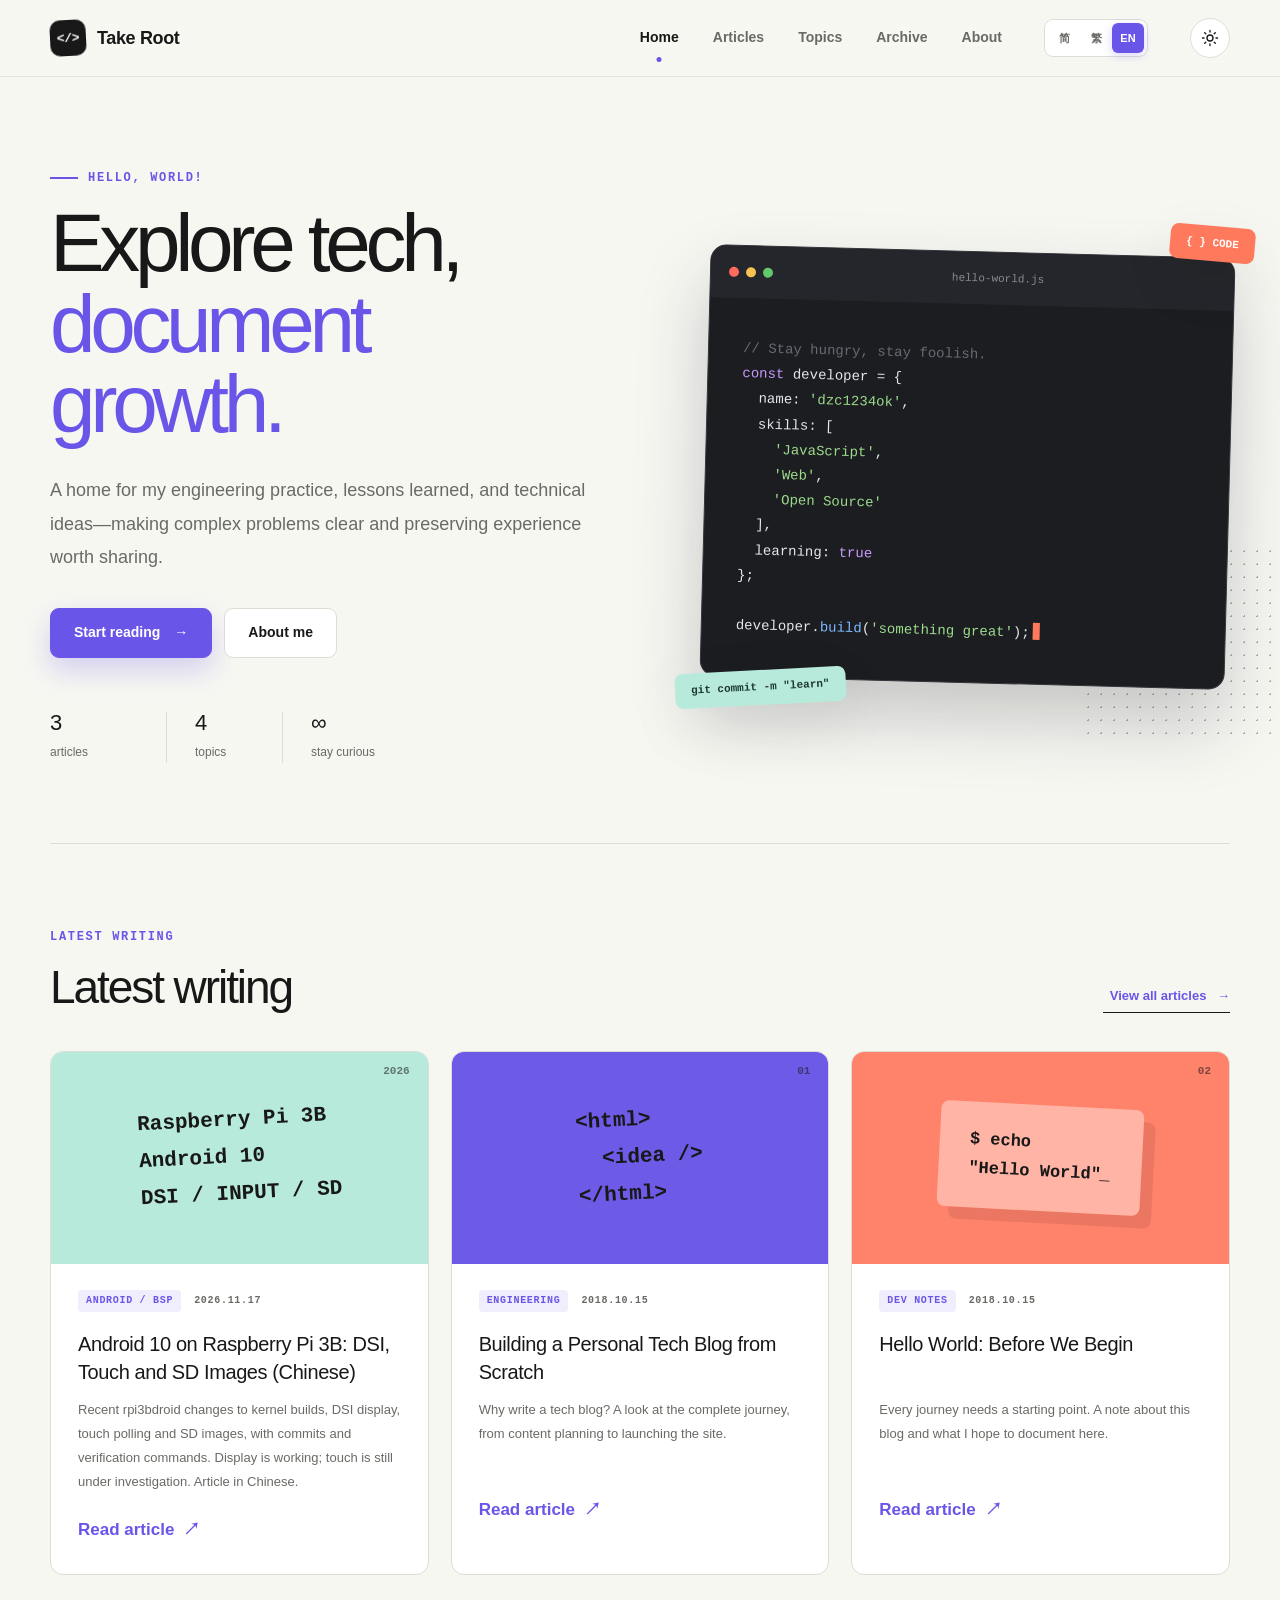
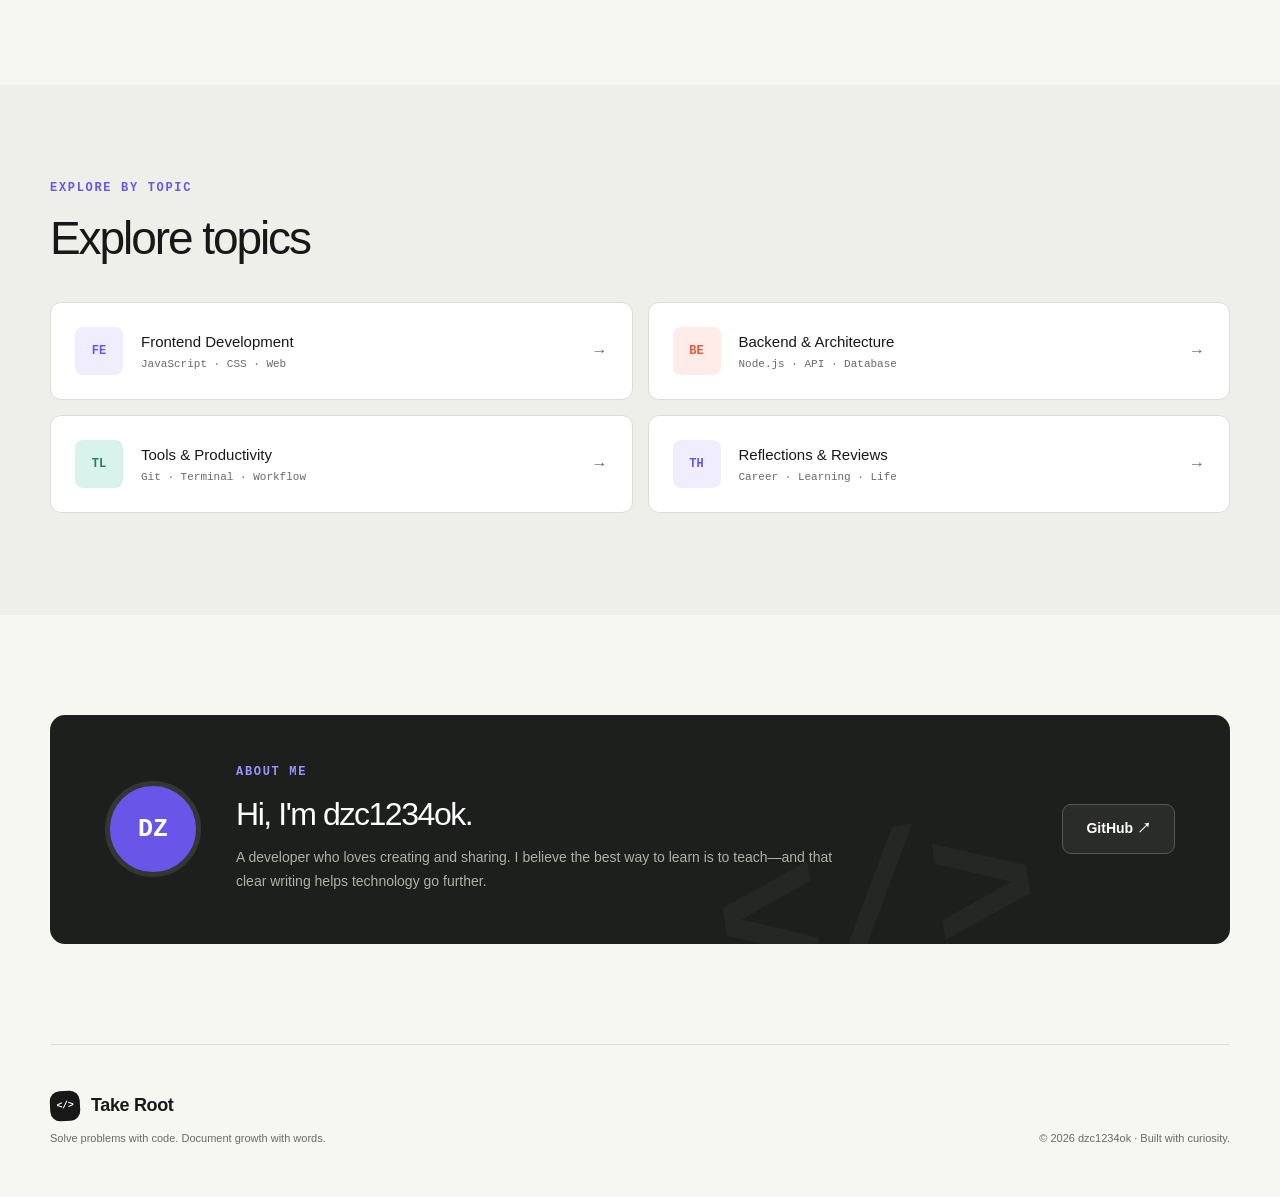
<file: index.html>
<!doctype html>
<html lang="zh-CN">
<head>
  <meta charset="utf-8">
  <meta name="viewport" content="width=device-width, initial-scale=1">
  <meta name="description" content="记录工程实践、开发工具与技术思考的个人技术博客。" data-i18n-content="meta.description">
  <meta name="theme-color" content="#f7f7f2">
  <title data-i18n="meta.title">落地生根 · 技术博客</title>
  <link rel="stylesheet" href="/css/style.css">
  <script>document.documentElement.dataset.theme = localStorage.getItem('theme') || 'light';</script>
</head>
<body class="tech-home">
  <a class="skip-link" href="#main-content" data-i18n="accessibility.skip">跳到正文</a>

  <header class="site-header">
    <div class="nav-shell">
      <a class="brand" href="/" aria-label="落地生根首页" data-i18n-aria-label="accessibility.home">
        <span class="brand-mark" aria-hidden="true">&lt;/&gt;</span>
        <span data-i18n="site.name">落地生根</span>
      </a>
      <button class="menu-toggle" type="button" aria-expanded="false" aria-controls="site-nav">
        <span></span><span></span><span></span><span class="sr-only">打开导航</span>
      </button>
      <nav id="site-nav" class="site-nav" aria-label="主导航" data-i18n-aria-label="accessibility.navigation">
        <a class="active" href="/" data-i18n="nav.home">首页</a>
        <a href="#articles" data-i18n="nav.articles">文章</a>
        <a href="#topics" data-i18n="nav.topics">专题</a>
        <a href="/archives/" data-i18n="nav.archive">归档</a>
        <a href="#about" data-i18n="nav.about">关于</a>
      </nav>
      <div class="language-switcher" role="group" aria-label="选择语言" data-i18n-aria-label="accessibility.language">
        <button type="button" data-language="zh-CN" aria-pressed="true">简</button>
        <button type="button" data-language="zh-TW" aria-pressed="false">繁</button>
        <button type="button" data-language="en" aria-pressed="false">EN</button>
      </div>
      <button class="theme-toggle" type="button" aria-label="切换深色模式" title="切换深色模式">
        <svg class="sun-icon" viewBox="0 0 24 24" aria-hidden="true"><circle cx="12" cy="12" r="4"/><path d="M12 2v2M12 20v2M4.93 4.93l1.42 1.42M17.66 17.66l1.41 1.41M2 12h2M20 12h2M4.93 19.07l1.42-1.42M17.66 6.34l1.41-1.41"/></svg>
        <svg class="moon-icon" viewBox="0 0 24 24" aria-hidden="true"><path d="M21 12.79A9 9 0 1 1 11.21 3 7 7 0 0 0 21 12.79Z"/></svg>
      </button>
    </div>
  </header>

  <main id="main-content">
    <section class="hero">
      <div class="hero-copy">
        <p class="eyebrow"><span class="eyebrow-line"></span><span data-i18n="hero.eyebrow">你好，世界！</span></p>
        <h1><span data-i18n="hero.title">探索技术，</span><br><em data-i18n="hero.highlight">记录成长。</em></h1>
        <p class="hero-lead" data-i18n="hero.lead">这里记录我的工程实践、踩坑笔记与技术思考。把复杂的问题讲清楚，把有价值的经验留下来。</p>
        <div class="hero-actions">
          <a class="button button-primary" href="#articles"><span data-i18n="hero.read">开始阅读</span> <span aria-hidden="true">→</span></a>
          <a class="button button-ghost" href="#about" data-i18n="hero.about">了解博主</a>
        </div>
        <div class="hero-stats" aria-label="博客数据" data-i18n-aria-label="accessibility.stats">
          <div><strong>3</strong><span data-i18n="stats.articles">篇文章</span></div>
          <div><strong>4</strong><span data-i18n="stats.topics">个专题</span></div>
          <div><strong>∞</strong><span data-i18n="stats.curious">保持好奇</span></div>
        </div>
      </div>
      <div class="hero-visual" aria-hidden="true">
        <div class="code-window">
          <div class="window-bar"><i></i><i></i><i></i><span>hello-world.js</span></div>
          <pre><code><span class="code-muted">// Stay hungry, stay foolish.</span>
<span class="code-keyword">const</span> developer = {
  name: <span class="code-string">'dzc1234ok'</span>,
  skills: [
    <span class="code-string">'JavaScript'</span>,
    <span class="code-string">'Web'</span>,
    <span class="code-string">'Open Source'</span>
  ],
  learning: <span class="code-keyword">true</span>
};

developer.<span class="code-function">build</span>(<span class="code-string">'something great'</span>);<span class="cursor"></span></code></pre>
        </div>
        <div class="float-chip chip-top">{ } CODE</div>
        <div class="float-chip chip-bottom">git commit -m "learn"</div>
        <span class="hero-grid"></span>
      </div>
    </section>

    <section id="articles" class="section-shell articles-section">
      <div class="section-heading">
        <div><p class="section-kicker" data-i18n="articles.kicker">最新文章</p><h2 data-i18n="articles.title">最近文章</h2></div>
        <a class="text-link" href="/archives/"><span data-i18n="articles.all">查看全部文章</span> <span>→</span></a>
      </div>
      <div class="article-grid">
        <article class="post-card featured-post">
          <a class="post-visual visual-mint" href="/2026/11/17/rpi3-android10-bringup/" aria-label="阅读文章：树莓派 3B Android 10 适配记录" data-i18n-aria-label="rpi.label">
            <span class="visual-code">Raspberry Pi 3B<br>Android 10<br>DSI / INPUT / SD</span><span class="visual-number">2026</span>
          </a>
          <div class="post-content">
            <div class="post-meta"><span class="tag" data-i18n="rpi.tag">Android / BSP</span><time datetime="2026-11-17">2026.11.17</time></div>
            <h3><a href="/2026/11/17/rpi3-android10-bringup/" data-i18n="rpi.title">树莓派 3B Android 10：显示、触摸与 SD 卡整包</a></h3>
            <p data-i18n="rpi.summary">记录 rpi3bdroid 最近的内核构建、DSI 显示、触摸轮询和 SD 卡整包修改，附提交链接与验证命令。显示已点亮，触摸仍待闭环。</p>
            <a class="read-more" href="/2026/11/17/rpi3-android10-bringup/"><span data-i18n="articles.read">阅读文章</span> <span>↗</span></a>
          </div>
        </article>
        <article class="post-card">
          <a class="post-visual visual-violet" href="/2018/10/15/first-blog/" aria-label="阅读文章：从零开始搭建个人技术博客" data-i18n-aria-label="post1.label">
            <span class="visual-code">&lt;html&gt;<br>&nbsp;&nbsp;&lt;idea /&gt;<br>&lt;/html&gt;</span>
            <span class="visual-number">01</span>
          </a>
          <div class="post-content">
            <div class="post-meta"><span class="tag" data-i18n="post1.tag">工程实践</span><time datetime="2018-10-15">2018.10.15</time></div>
            <h3><a href="/2018/10/15/first-blog/" data-i18n="post1.title">从零开始搭建个人技术博客</a></h3>
            <p data-i18n="post1.summary">为什么要写技术博客？从内容规划到发布上线，记录一次完整的建站过程与思考。</p>
            <a class="read-more" href="/2018/10/15/first-blog/"><span data-i18n="articles.read">阅读文章</span> <span>↗</span></a>
          </div>
        </article>
        <article class="post-card">
          <a class="post-visual visual-coral" href="/2018/10/15/hello-world/" aria-label="阅读文章：Hello World" data-i18n-aria-label="post2.label">
            <span class="terminal-prompt">$ echo<br><b>"Hello World"</b><i>_</i></span>
            <span class="visual-number">02</span>
          </a>
          <div class="post-content">
            <div class="post-meta"><span class="tag" data-i18n="post2.tag">开发随笔</span><time datetime="2018-10-15">2018.10.15</time></div>
            <h3><a href="/2018/10/15/hello-world/" data-i18n="post2.title">Hello World：写在开始之前</a></h3>
            <p data-i18n="post2.summary">每一段旅程都需要一个起点。关于这个博客，以及我希望在这里持续记录的内容。</p>
            <a class="read-more" href="/2018/10/15/hello-world/"><span data-i18n="articles.read">阅读文章</span> <span>↗</span></a>
          </div>
        </article>
      </div>
    </section>

    <section id="topics" class="topics-section">
      <div class="section-shell">
        <div class="section-heading"><div><p class="section-kicker" data-i18n="topics.kicker">按专题探索</p><h2 data-i18n="topics.title">探索专题</h2></div></div>
        <div class="topic-grid">
          <a class="topic-card" href="/archives/"><span class="topic-icon">FE</span><div><h3 data-i18n="topics.frontend">前端开发</h3><p>JavaScript · CSS · Web</p></div><b>→</b></a>
          <a class="topic-card" href="/archives/"><span class="topic-icon">BE</span><div><h3 data-i18n="topics.backend">后端与架构</h3><p>Node.js · API · Database</p></div><b>→</b></a>
          <a class="topic-card" href="/archives/"><span class="topic-icon">TL</span><div><h3 data-i18n="topics.tools">工具与效率</h3><p>Git · Terminal · Workflow</p></div><b>→</b></a>
          <a class="topic-card" href="/archives/"><span class="topic-icon">TH</span><div><h3 data-i18n="topics.thoughts">思考与复盘</h3><p>Career · Learning · Life</p></div><b>→</b></a>
        </div>
      </div>
    </section>

    <section id="about" class="about-section section-shell">
      <div class="about-card">
        <div class="avatar" aria-hidden="true"><span>DZ</span></div>
        <div class="about-copy"><p class="section-kicker" data-i18n="about.kicker">关于我</p><h2 data-i18n="about.title">嗨，我是 dzc1234ok。</h2><p data-i18n="about.copy">一名热爱创造与分享的开发者。我相信最好的学习方式是输出，也相信清晰的文字能让技术走得更远。</p></div>
        <a class="button button-dark" href="https://github.com/dzc1234ok" target="_blank" rel="noopener noreferrer">GitHub ↗</a>
      </div>
    </section>
  </main>

  <footer class="site-footer">
    <div><a class="brand" href="/"><span class="brand-mark">&lt;/&gt;</span><span data-i18n="site.name">落地生根</span></a><p data-i18n="footer.tagline">用代码解决问题，用文字记录成长。</p></div>
    <p>© <span id="current-year">2026</span> dzc1234ok · Built with curiosity.</p>
  </footer>

  <script src="/js/home.js?v=20261117-rpi3"></script>
</body>
</html>
</file>
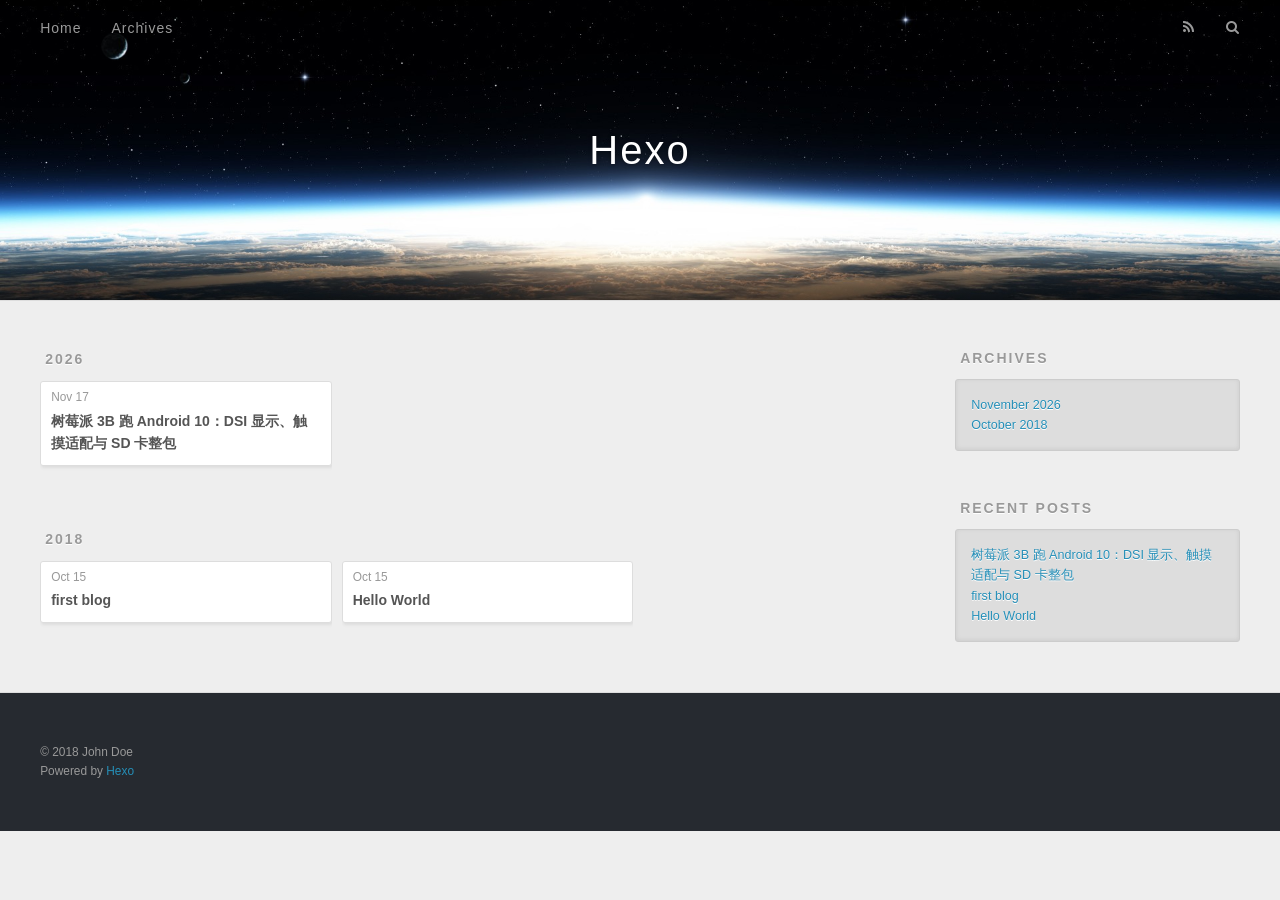
<file: archives/index.html>
<!DOCTYPE html>
<html>
<head>
  <meta charset="utf-8">
  

  
  <title>Archives | Hexo</title>
  <meta name="viewport" content="width=device-width, initial-scale=1, maximum-scale=1">
  <meta property="og:type" content="website">
<meta property="og:title" content="Hexo">
<meta property="og:url" content="http://yoursite.com/archives/index.html">
<meta property="og:site_name" content="Hexo">
<meta property="og:locale" content="default">
<meta name="twitter:card" content="summary">
<meta name="twitter:title" content="Hexo">
  
    <link rel="alternate" href="/atom.xml" title="Hexo" type="application/atom+xml">
  
  
    <link rel="icon" href="/favicon.png">
  
  
    <link href="//fonts.googleapis.com/css?family=Source+Code+Pro" rel="stylesheet" type="text/css">
  
  <link rel="stylesheet" href="/css/style.css">
</head>

<body>
  <div id="container">
    <div id="wrap">
      <header id="header">
  <div id="banner"></div>
  <div id="header-outer" class="outer">
    <div id="header-title" class="inner">
      <h1 id="logo-wrap">
        <a href="/" id="logo">Hexo</a>
      </h1>
      
    </div>
    <div id="header-inner" class="inner">
      <nav id="main-nav">
        <a id="main-nav-toggle" class="nav-icon"></a>
        
          <a class="main-nav-link" href="/">Home</a>
        
          <a class="main-nav-link" href="/archives">Archives</a>
        
      </nav>
      <nav id="sub-nav">
        
          <a id="nav-rss-link" class="nav-icon" href="/atom.xml" title="RSS Feed"></a>
        
        <a id="nav-search-btn" class="nav-icon" title="Search"></a>
      </nav>
      <div id="search-form-wrap">
        <form action="//google.com/search" method="get" accept-charset="UTF-8" class="search-form"><input type="search" name="q" class="search-form-input" placeholder="Search"><button type="submit" class="search-form-submit">&#xF002;</button><input type="hidden" name="sitesearch" value="http://yoursite.com"></form>
      </div>
    </div>
  </div>
</header>
      <div class="outer">
        <section id="main">
      <section class="archives-wrap">
        <div class="archive-year-wrap"><a href="/archives/2026/" class="archive-year">2026</a></div>
        <div class="archives"><article class="archive-article archive-type-post"><div class="archive-article-inner"><header class="archive-article-header">
          <a href="/2026/11/17/rpi3-android10-bringup/" class="archive-article-date"><time datetime="2026-11-17">Nov 17</time></a>
          <h1><a class="archive-article-title" href="/2026/11/17/rpi3-android10-bringup/">树莓派 3B 跑 Android 10：DSI 显示、触摸适配与 SD 卡整包</a></h1>
        </header></div></article></div>
      </section>
  
  
    
    
      
      
      <section class="archives-wrap">
        <div class="archive-year-wrap">
          <a href="/archives/2018" class="archive-year">2018</a>
        </div>
        <div class="archives">
    
    <article class="archive-article archive-type-post">
  <div class="archive-article-inner">
    <header class="archive-article-header">
      <a href="/2018/10/15/first-blog/" class="archive-article-date">
  <time datetime="2018-10-16T06:17:37.000Z" itemprop="datePublished">Oct 15</time>
</a>
      
  
    <h1 itemprop="name">
      <a class="archive-article-title" href="/2018/10/15/first-blog/">first blog</a>
    </h1>
  

    </header>
  </div>
</article>
  
    
    
    <article class="archive-article archive-type-post">
  <div class="archive-article-inner">
    <header class="archive-article-header">
      <a href="/2018/10/15/hello-world/" class="archive-article-date">
  <time datetime="2018-10-16T06:05:39.758Z" itemprop="datePublished">Oct 15</time>
</a>
      
  
    <h1 itemprop="name">
      <a class="archive-article-title" href="/2018/10/15/hello-world/">Hello World</a>
    </h1>
  

    </header>
  </div>
</article>
  
  
    </div></section>
  


</section>
        
          <aside id="sidebar">
  
    

  
    

  
    
  
    
  <div class="widget-wrap">
    <h3 class="widget-title">Archives</h3>
    <div class="widget">
      <ul class="archive-list"><li class="archive-list-item"><a class="archive-list-link" href="/archives/2026/11/">November 2026</a></li><li class="archive-list-item"><a class="archive-list-link" href="/archives/2018/10/">October 2018</a></li></ul>
    </div>
  </div>


  
    
  <div class="widget-wrap">
    <h3 class="widget-title">Recent Posts</h3>
    <div class="widget">
      <ul><li><a href="/2026/11/17/rpi3-android10-bringup/">树莓派 3B 跑 Android 10：DSI 显示、触摸适配与 SD 卡整包</a></li>
        
          <li>
            <a href="/2018/10/15/first-blog/">first blog</a>
          </li>
        
          <li>
            <a href="/2018/10/15/hello-world/">Hello World</a>
          </li>
        
      </ul>
    </div>
  </div>

  
</aside>
        
      </div>
      <footer id="footer">
  
  <div class="outer">
    <div id="footer-info" class="inner">
      &copy; 2018 John Doe<br>
      Powered by <a href="http://hexo.io/" target="_blank">Hexo</a>
    </div>
  </div>
</footer>
    </div>
    <nav id="mobile-nav">
  
    <a href="/" class="mobile-nav-link">Home</a>
  
    <a href="/archives" class="mobile-nav-link">Archives</a>
  
</nav>
    

<script src="//ajax.googleapis.com/ajax/libs/jquery/2.0.3/jquery.min.js"></script>


  <link rel="stylesheet" href="/fancybox/jquery.fancybox.css">
  <script src="/fancybox/jquery.fancybox.pack.js"></script>


<script src="/js/script.js"></script>



  </div>
</body>
</html>
</file>
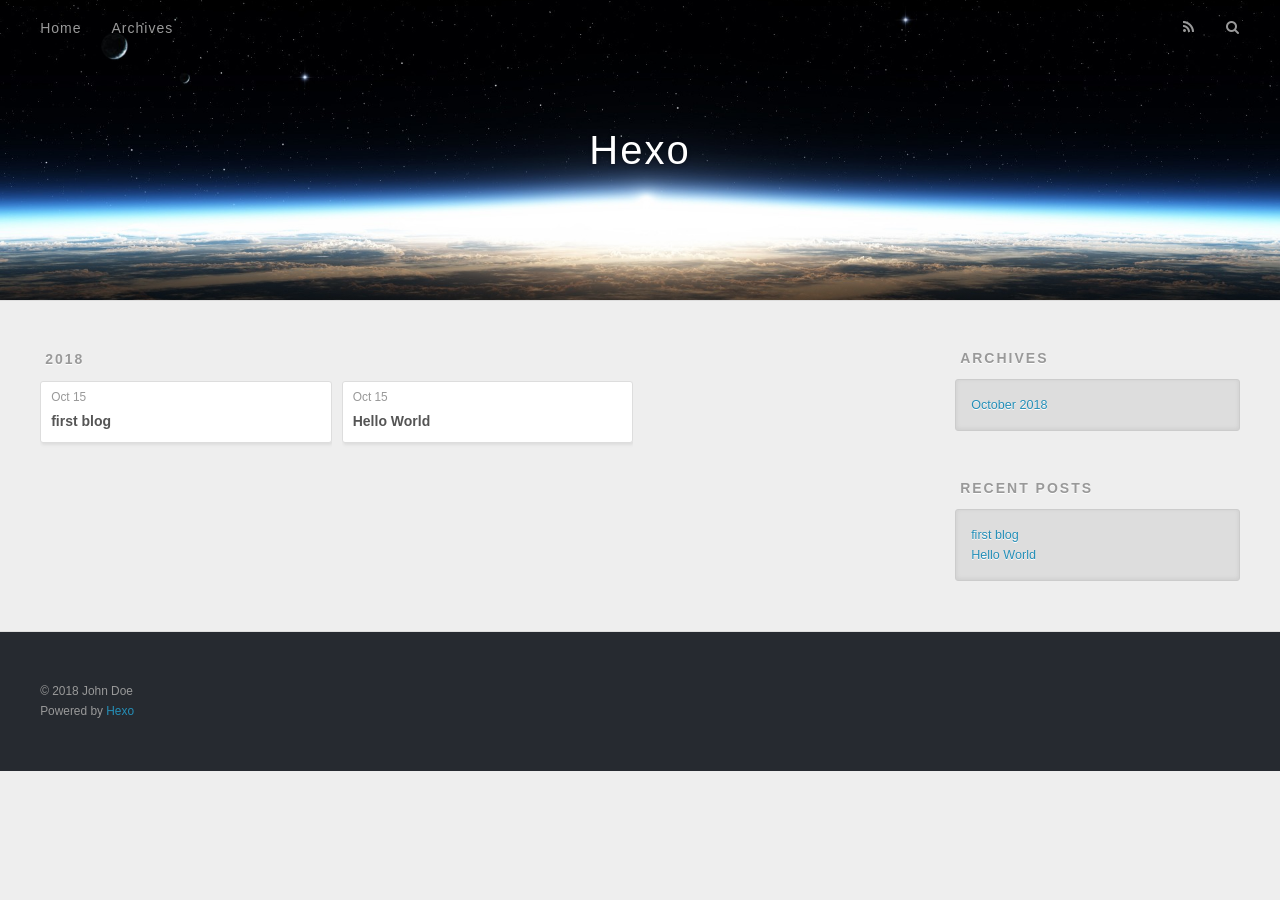
<file: archives/2018/index.html>
<!DOCTYPE html>
<html>
<head>
  <meta charset="utf-8">
  

  
  <title>Archives: 2018 | Hexo</title>
  <meta name="viewport" content="width=device-width, initial-scale=1, maximum-scale=1">
  <meta property="og:type" content="website">
<meta property="og:title" content="Hexo">
<meta property="og:url" content="http://yoursite.com/archives/2018/index.html">
<meta property="og:site_name" content="Hexo">
<meta property="og:locale" content="default">
<meta name="twitter:card" content="summary">
<meta name="twitter:title" content="Hexo">
  
    <link rel="alternate" href="/atom.xml" title="Hexo" type="application/atom+xml">
  
  
    <link rel="icon" href="/favicon.png">
  
  
    <link href="//fonts.googleapis.com/css?family=Source+Code+Pro" rel="stylesheet" type="text/css">
  
  <link rel="stylesheet" href="/css/style.css">
</head>

<body>
  <div id="container">
    <div id="wrap">
      <header id="header">
  <div id="banner"></div>
  <div id="header-outer" class="outer">
    <div id="header-title" class="inner">
      <h1 id="logo-wrap">
        <a href="/" id="logo">Hexo</a>
      </h1>
      
    </div>
    <div id="header-inner" class="inner">
      <nav id="main-nav">
        <a id="main-nav-toggle" class="nav-icon"></a>
        
          <a class="main-nav-link" href="/">Home</a>
        
          <a class="main-nav-link" href="/archives">Archives</a>
        
      </nav>
      <nav id="sub-nav">
        
          <a id="nav-rss-link" class="nav-icon" href="/atom.xml" title="RSS Feed"></a>
        
        <a id="nav-search-btn" class="nav-icon" title="Search"></a>
      </nav>
      <div id="search-form-wrap">
        <form action="//google.com/search" method="get" accept-charset="UTF-8" class="search-form"><input type="search" name="q" class="search-form-input" placeholder="Search"><button type="submit" class="search-form-submit">&#xF002;</button><input type="hidden" name="sitesearch" value="http://yoursite.com"></form>
      </div>
    </div>
  </div>
</header>
      <div class="outer">
        <section id="main">
  
  
    
    
      
      
      <section class="archives-wrap">
        <div class="archive-year-wrap">
          <a href="/archives/2018" class="archive-year">2018</a>
        </div>
        <div class="archives">
    
    <article class="archive-article archive-type-post">
  <div class="archive-article-inner">
    <header class="archive-article-header">
      <a href="/2018/10/15/first-blog/" class="archive-article-date">
  <time datetime="2018-10-16T06:17:37.000Z" itemprop="datePublished">Oct 15</time>
</a>
      
  
    <h1 itemprop="name">
      <a class="archive-article-title" href="/2018/10/15/first-blog/">first blog</a>
    </h1>
  

    </header>
  </div>
</article>
  
    
    
    <article class="archive-article archive-type-post">
  <div class="archive-article-inner">
    <header class="archive-article-header">
      <a href="/2018/10/15/hello-world/" class="archive-article-date">
  <time datetime="2018-10-16T06:05:39.758Z" itemprop="datePublished">Oct 15</time>
</a>
      
  
    <h1 itemprop="name">
      <a class="archive-article-title" href="/2018/10/15/hello-world/">Hello World</a>
    </h1>
  

    </header>
  </div>
</article>
  
  
    </div></section>
  


</section>
        
          <aside id="sidebar">
  
    

  
    

  
    
  
    
  <div class="widget-wrap">
    <h3 class="widget-title">Archives</h3>
    <div class="widget">
      <ul class="archive-list"><li class="archive-list-item"><a class="archive-list-link" href="/archives/2018/10/">October 2018</a></li></ul>
    </div>
  </div>


  
    
  <div class="widget-wrap">
    <h3 class="widget-title">Recent Posts</h3>
    <div class="widget">
      <ul>
        
          <li>
            <a href="/2018/10/15/first-blog/">first blog</a>
          </li>
        
          <li>
            <a href="/2018/10/15/hello-world/">Hello World</a>
          </li>
        
      </ul>
    </div>
  </div>

  
</aside>
        
      </div>
      <footer id="footer">
  
  <div class="outer">
    <div id="footer-info" class="inner">
      &copy; 2018 John Doe<br>
      Powered by <a href="http://hexo.io/" target="_blank">Hexo</a>
    </div>
  </div>
</footer>
    </div>
    <nav id="mobile-nav">
  
    <a href="/" class="mobile-nav-link">Home</a>
  
    <a href="/archives" class="mobile-nav-link">Archives</a>
  
</nav>
    

<script src="//ajax.googleapis.com/ajax/libs/jquery/2.0.3/jquery.min.js"></script>


  <link rel="stylesheet" href="/fancybox/jquery.fancybox.css">
  <script src="/fancybox/jquery.fancybox.pack.js"></script>


<script src="/js/script.js"></script>



  </div>
</body>
</html>
</file>
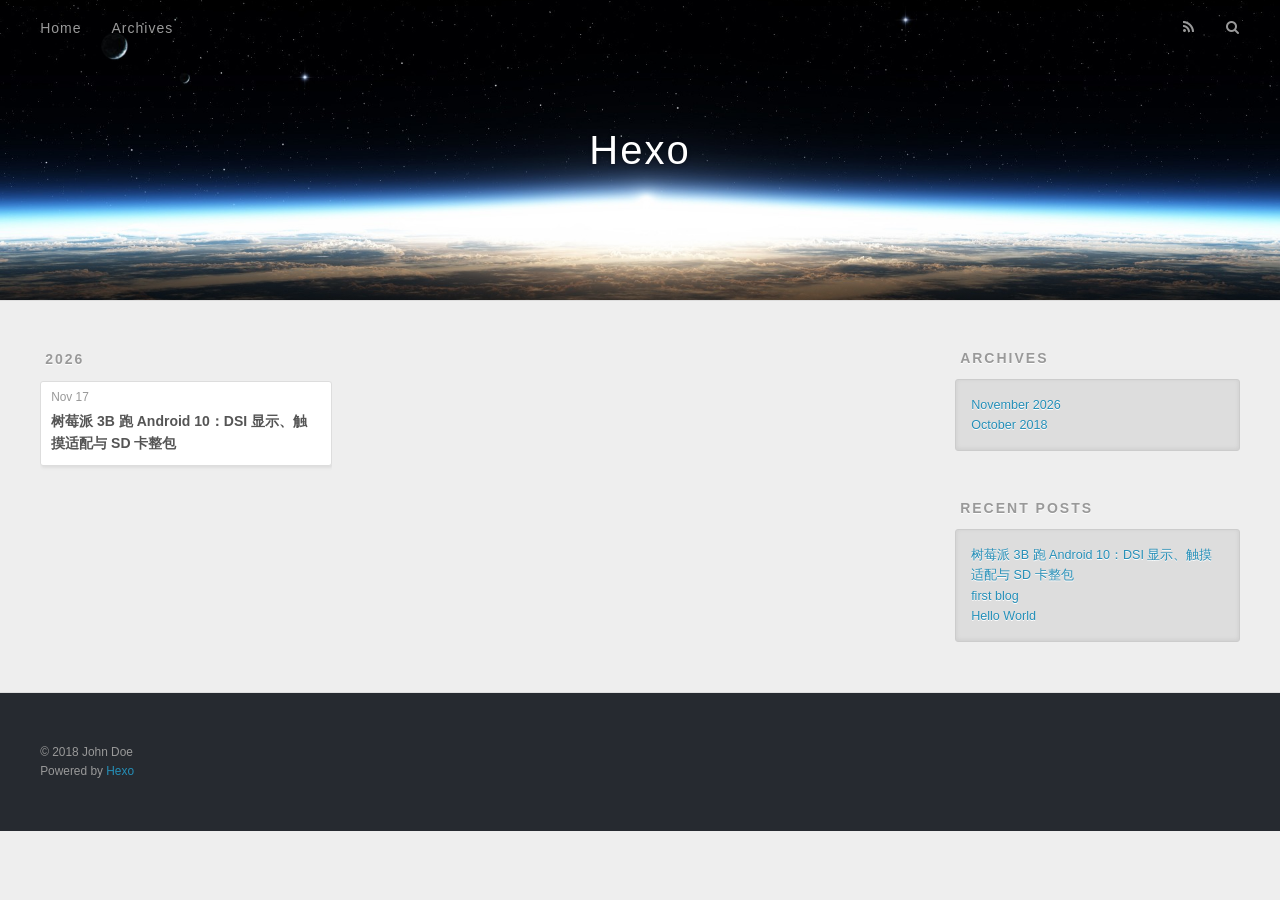
<file: archives/2026/index.html>
<!DOCTYPE html>
<html>
<head>
  <meta charset="utf-8">
  

  
  <title>Archives: 2026 | 落地生根</title>
  <meta name="viewport" content="width=device-width, initial-scale=1, maximum-scale=1">
  <meta property="og:type" content="website">
<meta property="og:title" content="Hexo">
<meta property="og:url" content="https://dzc1234ok.github.io/archives/2026/index.html">
<meta property="og:site_name" content="Hexo">
<meta property="og:locale" content="default">
<meta name="twitter:card" content="summary">
<meta name="twitter:title" content="Hexo">
  
    <link rel="alternate" href="/atom.xml" title="Hexo" type="application/atom+xml">
  
  
    <link rel="icon" href="/favicon.png">
  
  
    <link href="//fonts.googleapis.com/css?family=Source+Code+Pro" rel="stylesheet" type="text/css">
  
  <link rel="stylesheet" href="/css/style.css">
</head>

<body>
  <div id="container">
    <div id="wrap">
      <header id="header">
  <div id="banner"></div>
  <div id="header-outer" class="outer">
    <div id="header-title" class="inner">
      <h1 id="logo-wrap">
        <a href="/" id="logo">Hexo</a>
      </h1>
      
    </div>
    <div id="header-inner" class="inner">
      <nav id="main-nav">
        <a id="main-nav-toggle" class="nav-icon"></a>
        
          <a class="main-nav-link" href="/">Home</a>
        
          <a class="main-nav-link" href="/archives">Archives</a>
        
      </nav>
      <nav id="sub-nav">
        
          <a id="nav-rss-link" class="nav-icon" href="/atom.xml" title="RSS Feed"></a>
        
        <a id="nav-search-btn" class="nav-icon" title="Search"></a>
      </nav>
      <div id="search-form-wrap">
        <form action="//google.com/search" method="get" accept-charset="UTF-8" class="search-form"><input type="search" name="q" class="search-form-input" placeholder="Search"><button type="submit" class="search-form-submit">&#xF002;</button><input type="hidden" name="sitesearch" value="http://yoursite.com"></form>
      </div>
    </div>
  </div>
</header>
      <div class="outer">
        <section id="main">
      <section class="archives-wrap">
        <div class="archive-year-wrap"><a href="/archives/2026/" class="archive-year">2026</a></div>
        <div class="archives"><article class="archive-article archive-type-post"><div class="archive-article-inner"><header class="archive-article-header">
          <a href="/2026/11/17/rpi3-android10-bringup/" class="archive-article-date"><time datetime="2026-11-17">Nov 17</time></a>
          <h1><a class="archive-article-title" href="/2026/11/17/rpi3-android10-bringup/">树莓派 3B 跑 Android 10：DSI 显示、触摸适配与 SD 卡整包</a></h1>
        </header></div></article></div>
      </section>
</section>
<aside id="sidebar">
  
    

  
    

  
    
  
    
  <div class="widget-wrap">
    <h3 class="widget-title">Archives</h3>
    <div class="widget">
      <ul class="archive-list"><li class="archive-list-item"><a class="archive-list-link" href="/archives/2026/11/">November 2026</a></li><li class="archive-list-item"><a class="archive-list-link" href="/archives/2018/10/">October 2018</a></li></ul>
    </div>
  </div>


  
    
  <div class="widget-wrap">
    <h3 class="widget-title">Recent Posts</h3>
    <div class="widget">
      <ul><li><a href="/2026/11/17/rpi3-android10-bringup/">树莓派 3B 跑 Android 10：DSI 显示、触摸适配与 SD 卡整包</a></li>
        
          <li>
            <a href="/2018/10/15/first-blog/">first blog</a>
          </li>
        
          <li>
            <a href="/2018/10/15/hello-world/">Hello World</a>
          </li>
        
      </ul>
    </div>
  </div>

  
</aside>
        
      </div>
      <footer id="footer">
  
  <div class="outer">
    <div id="footer-info" class="inner">
      &copy; 2018 John Doe<br>
      Powered by <a href="http://hexo.io/" target="_blank">Hexo</a>
    </div>
  </div>
</footer>
    </div>
    <nav id="mobile-nav">
  
    <a href="/" class="mobile-nav-link">Home</a>
  
    <a href="/archives" class="mobile-nav-link">Archives</a>
  
</nav>
    

<script src="//ajax.googleapis.com/ajax/libs/jquery/2.0.3/jquery.min.js"></script>


  <link rel="stylesheet" href="/fancybox/jquery.fancybox.css">
  <script src="/fancybox/jquery.fancybox.pack.js"></script>


<script src="/js/script.js"></script>



  </div>
</body>
</html>
</file>
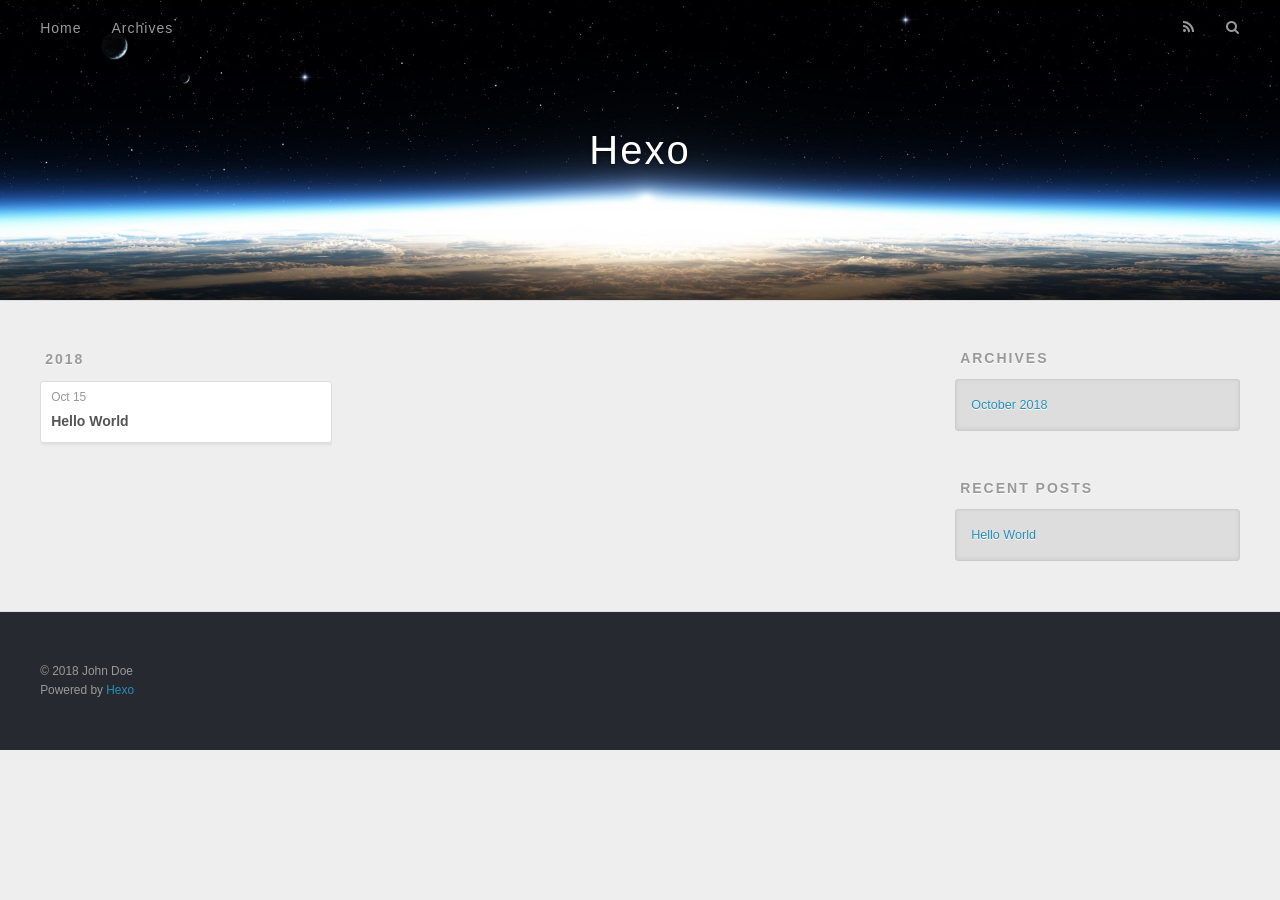
<file: archives/2018/10/index.html>
<!DOCTYPE html>
<html>
<head>
  <meta charset="utf-8">
  

  
  <title>Archives: 2018/10 | Hexo</title>
  <meta name="viewport" content="width=device-width, initial-scale=1, maximum-scale=1">
  <meta property="og:type" content="website">
<meta property="og:title" content="Hexo">
<meta property="og:url" content="http://yoursite.com/archives/2018/10/index.html">
<meta property="og:site_name" content="Hexo">
<meta property="og:locale" content="default">
<meta name="twitter:card" content="summary">
<meta name="twitter:title" content="Hexo">
  
    <link rel="alternate" href="/atom.xml" title="Hexo" type="application/atom+xml">
  
  
    <link rel="icon" href="/favicon.png">
  
  
    <link href="//fonts.googleapis.com/css?family=Source+Code+Pro" rel="stylesheet" type="text/css">
  
  <link rel="stylesheet" href="/css/style.css">
</head>

<body>
  <div id="container">
    <div id="wrap">
      <header id="header">
  <div id="banner"></div>
  <div id="header-outer" class="outer">
    <div id="header-title" class="inner">
      <h1 id="logo-wrap">
        <a href="/" id="logo">Hexo</a>
      </h1>
      
    </div>
    <div id="header-inner" class="inner">
      <nav id="main-nav">
        <a id="main-nav-toggle" class="nav-icon"></a>
        
          <a class="main-nav-link" href="/">Home</a>
        
          <a class="main-nav-link" href="/archives">Archives</a>
        
      </nav>
      <nav id="sub-nav">
        
          <a id="nav-rss-link" class="nav-icon" href="/atom.xml" title="RSS Feed"></a>
        
        <a id="nav-search-btn" class="nav-icon" title="Search"></a>
      </nav>
      <div id="search-form-wrap">
        <form action="//google.com/search" method="get" accept-charset="UTF-8" class="search-form"><input type="search" name="q" class="search-form-input" placeholder="Search"><button type="submit" class="search-form-submit">&#xF002;</button><input type="hidden" name="sitesearch" value="http://yoursite.com"></form>
      </div>
    </div>
  </div>
</header>
      <div class="outer">
        <section id="main">
  
  
    
    
      
      
      <section class="archives-wrap">
        <div class="archive-year-wrap">
          <a href="/archives/2018" class="archive-year">2018</a>
        </div>
        <div class="archives">
    
    <article class="archive-article archive-type-post">
  <div class="archive-article-inner">
    <header class="archive-article-header">
      <a href="/2018/10/15/hello-world/" class="archive-article-date">
  <time datetime="2018-10-16T06:05:39.758Z" itemprop="datePublished">Oct 15</time>
</a>
      
  
    <h1 itemprop="name">
      <a class="archive-article-title" href="/2018/10/15/hello-world/">Hello World</a>
    </h1>
  

    </header>
  </div>
</article>
  
  
    </div></section>
  


</section>
        
          <aside id="sidebar">
  
    

  
    

  
    
  
    
  <div class="widget-wrap">
    <h3 class="widget-title">Archives</h3>
    <div class="widget">
      <ul class="archive-list"><li class="archive-list-item"><a class="archive-list-link" href="/archives/2018/10/">October 2018</a></li></ul>
    </div>
  </div>


  
    
  <div class="widget-wrap">
    <h3 class="widget-title">Recent Posts</h3>
    <div class="widget">
      <ul>
        
          <li>
            <a href="/2018/10/15/hello-world/">Hello World</a>
          </li>
        
      </ul>
    </div>
  </div>

  
</aside>
        
      </div>
      <footer id="footer">
  
  <div class="outer">
    <div id="footer-info" class="inner">
      &copy; 2018 John Doe<br>
      Powered by <a href="http://hexo.io/" target="_blank">Hexo</a>
    </div>
  </div>
</footer>
    </div>
    <nav id="mobile-nav">
  
    <a href="/" class="mobile-nav-link">Home</a>
  
    <a href="/archives" class="mobile-nav-link">Archives</a>
  
</nav>
    

<script src="//ajax.googleapis.com/ajax/libs/jquery/2.0.3/jquery.min.js"></script>


  <link rel="stylesheet" href="/fancybox/jquery.fancybox.css">
  <script src="/fancybox/jquery.fancybox.pack.js"></script>


<script src="/js/script.js"></script>



  </div>
</body>
</html>
</file>
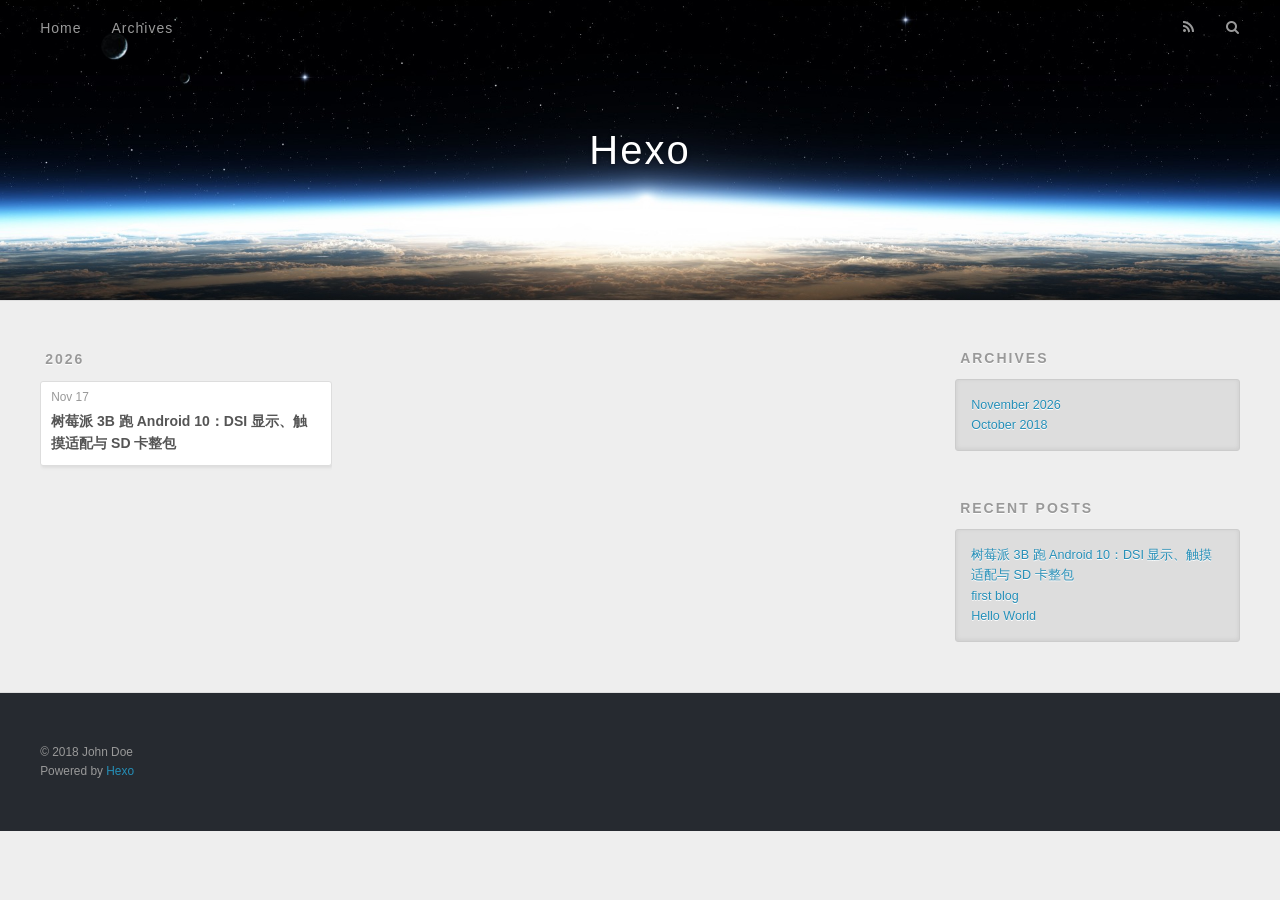
<file: archives/2026/11/index.html>
<!DOCTYPE html>
<html>
<head>
  <meta charset="utf-8">
  

  
  <title>Archives: 2026/11 | 落地生根</title>
  <meta name="viewport" content="width=device-width, initial-scale=1, maximum-scale=1">
  <meta property="og:type" content="website">
<meta property="og:title" content="Hexo">
<meta property="og:url" content="https://dzc1234ok.github.io/archives/2026/11/index.html">
<meta property="og:site_name" content="Hexo">
<meta property="og:locale" content="default">
<meta name="twitter:card" content="summary">
<meta name="twitter:title" content="Hexo">
  
    <link rel="alternate" href="/atom.xml" title="Hexo" type="application/atom+xml">
  
  
    <link rel="icon" href="/favicon.png">
  
  
    <link href="//fonts.googleapis.com/css?family=Source+Code+Pro" rel="stylesheet" type="text/css">
  
  <link rel="stylesheet" href="/css/style.css">
</head>

<body>
  <div id="container">
    <div id="wrap">
      <header id="header">
  <div id="banner"></div>
  <div id="header-outer" class="outer">
    <div id="header-title" class="inner">
      <h1 id="logo-wrap">
        <a href="/" id="logo">Hexo</a>
      </h1>
      
    </div>
    <div id="header-inner" class="inner">
      <nav id="main-nav">
        <a id="main-nav-toggle" class="nav-icon"></a>
        
          <a class="main-nav-link" href="/">Home</a>
        
          <a class="main-nav-link" href="/archives">Archives</a>
        
      </nav>
      <nav id="sub-nav">
        
          <a id="nav-rss-link" class="nav-icon" href="/atom.xml" title="RSS Feed"></a>
        
        <a id="nav-search-btn" class="nav-icon" title="Search"></a>
      </nav>
      <div id="search-form-wrap">
        <form action="//google.com/search" method="get" accept-charset="UTF-8" class="search-form"><input type="search" name="q" class="search-form-input" placeholder="Search"><button type="submit" class="search-form-submit">&#xF002;</button><input type="hidden" name="sitesearch" value="http://yoursite.com"></form>
      </div>
    </div>
  </div>
</header>
      <div class="outer">
        <section id="main">
      <section class="archives-wrap">
        <div class="archive-year-wrap"><a href="/archives/2026/" class="archive-year">2026</a></div>
        <div class="archives"><article class="archive-article archive-type-post"><div class="archive-article-inner"><header class="archive-article-header">
          <a href="/2026/11/17/rpi3-android10-bringup/" class="archive-article-date"><time datetime="2026-11-17">Nov 17</time></a>
          <h1><a class="archive-article-title" href="/2026/11/17/rpi3-android10-bringup/">树莓派 3B 跑 Android 10：DSI 显示、触摸适配与 SD 卡整包</a></h1>
        </header></div></article></div>
      </section>
</section>
<aside id="sidebar">
  
    

  
    

  
    
  
    
  <div class="widget-wrap">
    <h3 class="widget-title">Archives</h3>
    <div class="widget">
      <ul class="archive-list"><li class="archive-list-item"><a class="archive-list-link" href="/archives/2026/11/">November 2026</a></li><li class="archive-list-item"><a class="archive-list-link" href="/archives/2018/10/">October 2018</a></li></ul>
    </div>
  </div>


  
    
  <div class="widget-wrap">
    <h3 class="widget-title">Recent Posts</h3>
    <div class="widget">
      <ul><li><a href="/2026/11/17/rpi3-android10-bringup/">树莓派 3B 跑 Android 10：DSI 显示、触摸适配与 SD 卡整包</a></li>
        
          <li>
            <a href="/2018/10/15/first-blog/">first blog</a>
          </li>
        
          <li>
            <a href="/2018/10/15/hello-world/">Hello World</a>
          </li>
        
      </ul>
    </div>
  </div>

  
</aside>
        
      </div>
      <footer id="footer">
  
  <div class="outer">
    <div id="footer-info" class="inner">
      &copy; 2018 John Doe<br>
      Powered by <a href="http://hexo.io/" target="_blank">Hexo</a>
    </div>
  </div>
</footer>
    </div>
    <nav id="mobile-nav">
  
    <a href="/" class="mobile-nav-link">Home</a>
  
    <a href="/archives" class="mobile-nav-link">Archives</a>
  
</nav>
    

<script src="//ajax.googleapis.com/ajax/libs/jquery/2.0.3/jquery.min.js"></script>


  <link rel="stylesheet" href="/fancybox/jquery.fancybox.css">
  <script src="/fancybox/jquery.fancybox.pack.js"></script>


<script src="/js/script.js"></script>



  </div>
</body>
</html>
</file>
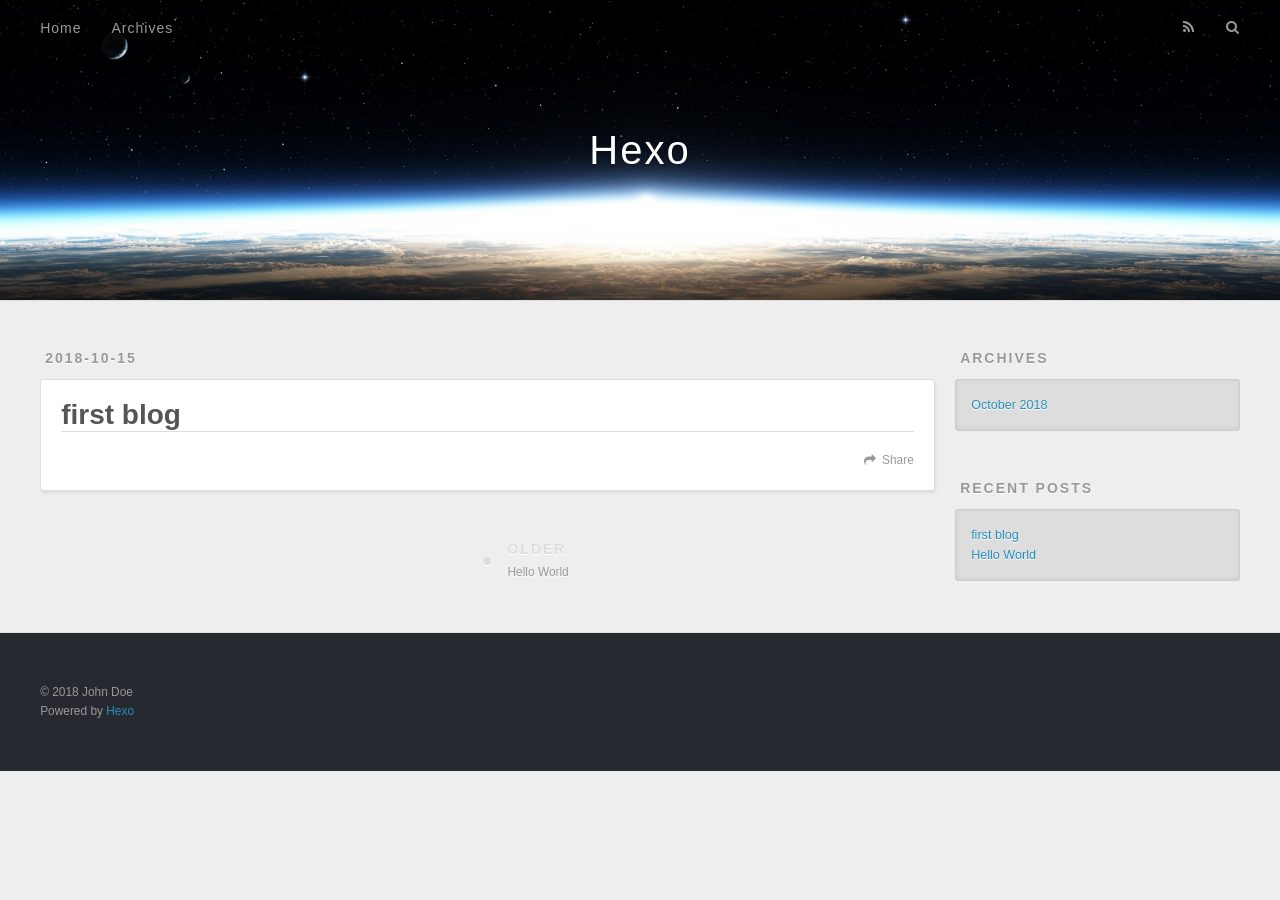
<file: 2018/10/15/first-blog/index.html>
<!DOCTYPE html>
<html>
<head>
  <meta charset="utf-8">
  

  
  <title>first blog | Hexo</title>
  <meta name="viewport" content="width=device-width, initial-scale=1, maximum-scale=1">
  <meta property="og:type" content="article">
<meta property="og:title" content="first blog">
<meta property="og:url" content="http://yoursite.com/2018/10/15/first-blog/index.html">
<meta property="og:site_name" content="Hexo">
<meta property="og:locale" content="default">
<meta property="og:updated_time" content="2018-10-16T06:29:30.907Z">
<meta name="twitter:card" content="summary">
<meta name="twitter:title" content="first blog">
  
    <link rel="alternate" href="/atom.xml" title="Hexo" type="application/atom+xml">
  
  
    <link rel="icon" href="/favicon.png">
  
  
    <link href="//fonts.googleapis.com/css?family=Source+Code+Pro" rel="stylesheet" type="text/css">
  
  <link rel="stylesheet" href="/css/style.css">
</head>

<body>
  <div id="container">
    <div id="wrap">
      <header id="header">
  <div id="banner"></div>
  <div id="header-outer" class="outer">
    <div id="header-title" class="inner">
      <h1 id="logo-wrap">
        <a href="/" id="logo">Hexo</a>
      </h1>
      
    </div>
    <div id="header-inner" class="inner">
      <nav id="main-nav">
        <a id="main-nav-toggle" class="nav-icon"></a>
        
          <a class="main-nav-link" href="/">Home</a>
        
          <a class="main-nav-link" href="/archives">Archives</a>
        
      </nav>
      <nav id="sub-nav">
        
          <a id="nav-rss-link" class="nav-icon" href="/atom.xml" title="RSS Feed"></a>
        
        <a id="nav-search-btn" class="nav-icon" title="Search"></a>
      </nav>
      <div id="search-form-wrap">
        <form action="//google.com/search" method="get" accept-charset="UTF-8" class="search-form"><input type="search" name="q" class="search-form-input" placeholder="Search"><button type="submit" class="search-form-submit">&#xF002;</button><input type="hidden" name="sitesearch" value="http://yoursite.com"></form>
      </div>
    </div>
  </div>
</header>
      <div class="outer">
        <section id="main"><article id="post-first-blog" class="article article-type-post" itemscope itemprop="blogPost">
  <div class="article-meta">
    <a href="/2018/10/15/first-blog/" class="article-date">
  <time datetime="2018-10-16T06:17:37.000Z" itemprop="datePublished">2018-10-15</time>
</a>
    
  </div>
  <div class="article-inner">
    
    
      <header class="article-header">
        
  
    <h1 class="article-title" itemprop="name">
      first blog
    </h1>
  

      </header>
    
    <div class="article-entry" itemprop="articleBody">
      
        
      
    </div>
    <footer class="article-footer">
      <a data-url="http://yoursite.com/2018/10/15/first-blog/" data-id="cjnbclkww000031jx3goltwk8" class="article-share-link">Share</a>
      
      
    </footer>
  </div>
  
    
<nav id="article-nav">
  
  
    <a href="/2018/10/15/hello-world/" id="article-nav-older" class="article-nav-link-wrap">
      <strong class="article-nav-caption">Older</strong>
      <div class="article-nav-title">Hello World</div>
    </a>
  
</nav>

  
</article>

</section>
        
          <aside id="sidebar">
  
    

  
    

  
    
  
    
  <div class="widget-wrap">
    <h3 class="widget-title">Archives</h3>
    <div class="widget">
      <ul class="archive-list"><li class="archive-list-item"><a class="archive-list-link" href="/archives/2018/10/">October 2018</a></li></ul>
    </div>
  </div>


  
    
  <div class="widget-wrap">
    <h3 class="widget-title">Recent Posts</h3>
    <div class="widget">
      <ul>
        
          <li>
            <a href="/2018/10/15/first-blog/">first blog</a>
          </li>
        
          <li>
            <a href="/2018/10/15/hello-world/">Hello World</a>
          </li>
        
      </ul>
    </div>
  </div>

  
</aside>
        
      </div>
      <footer id="footer">
  
  <div class="outer">
    <div id="footer-info" class="inner">
      &copy; 2018 John Doe<br>
      Powered by <a href="http://hexo.io/" target="_blank">Hexo</a>
    </div>
  </div>
</footer>
    </div>
    <nav id="mobile-nav">
  
    <a href="/" class="mobile-nav-link">Home</a>
  
    <a href="/archives" class="mobile-nav-link">Archives</a>
  
</nav>
    

<script src="//ajax.googleapis.com/ajax/libs/jquery/2.0.3/jquery.min.js"></script>


  <link rel="stylesheet" href="/fancybox/jquery.fancybox.css">
  <script src="/fancybox/jquery.fancybox.pack.js"></script>


<script src="/js/script.js"></script>



  </div>
</body>
</html>
</file>
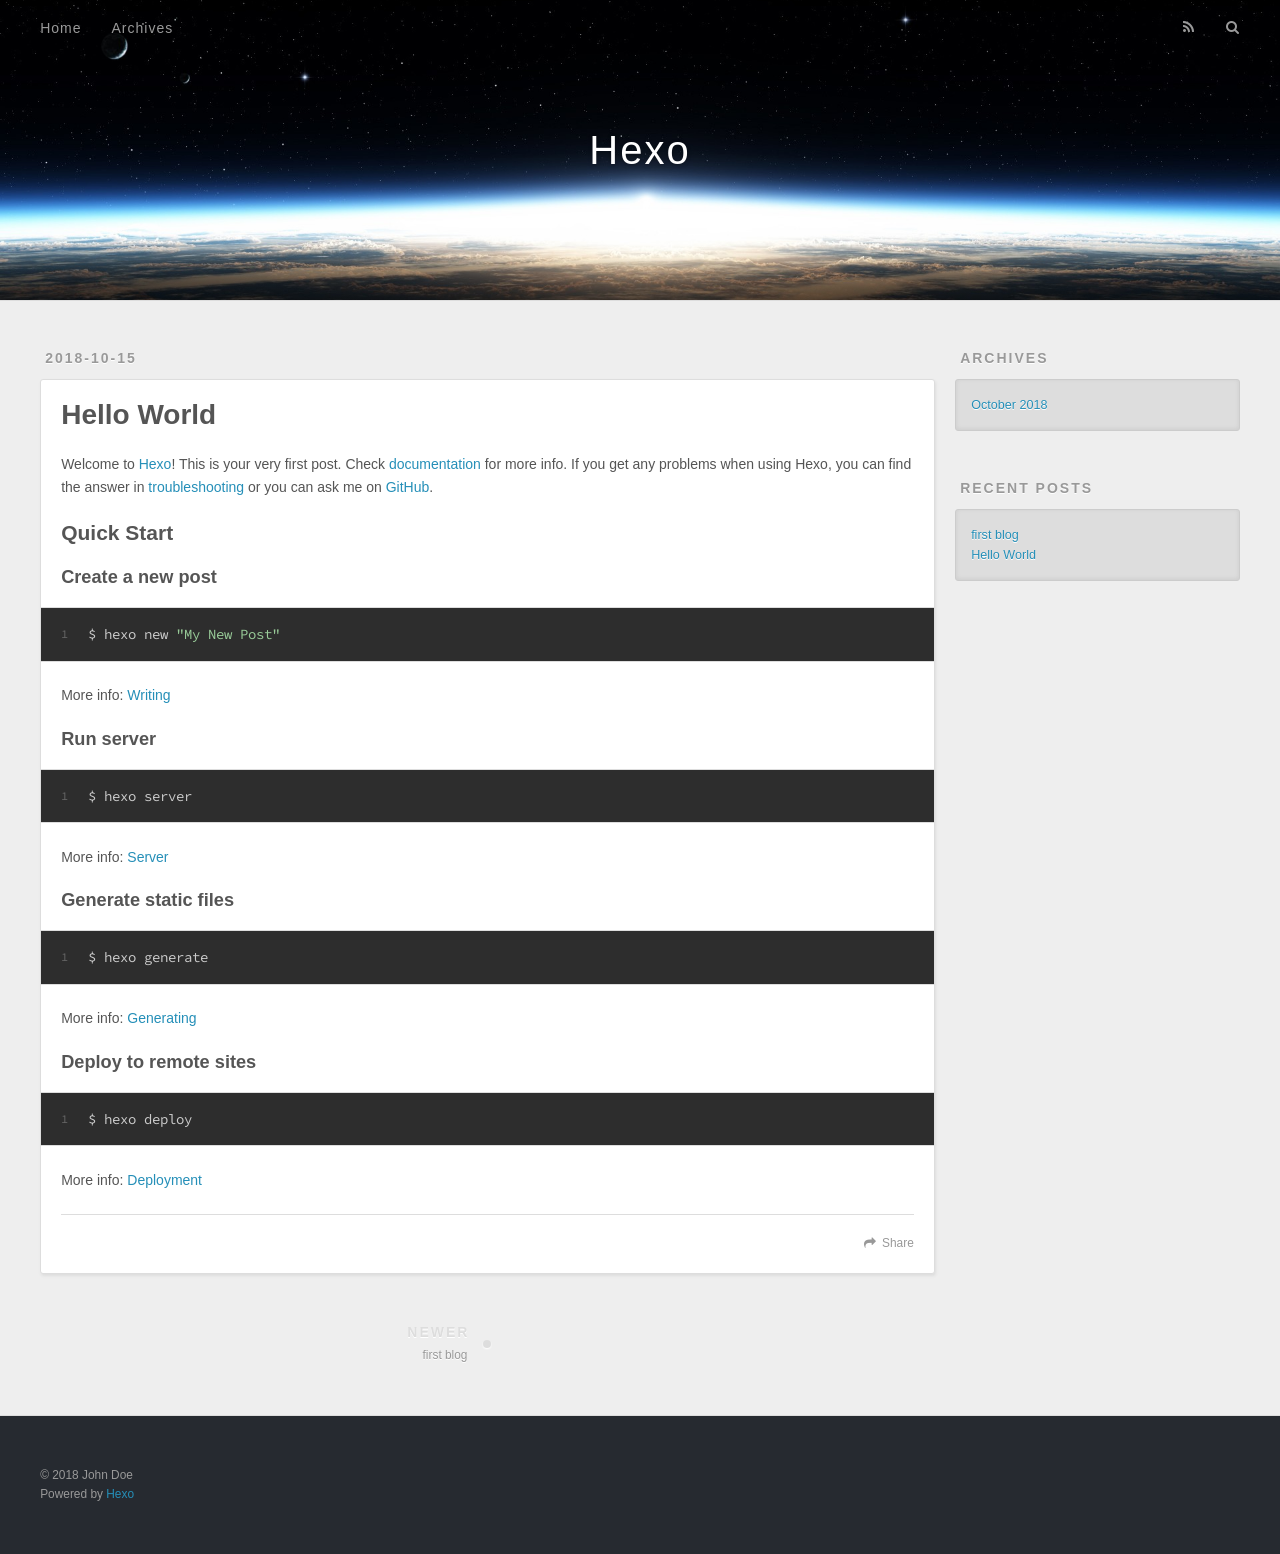
<file: 2018/10/15/hello-world/index.html>
<!DOCTYPE html>
<html>
<head>
  <meta charset="utf-8">
  

  
  <title>Hello World | Hexo</title>
  <meta name="viewport" content="width=device-width, initial-scale=1, maximum-scale=1">
  <meta name="description" content="Welcome to Hexo! This is your very first post. Check documentation for more info. If you get any problems when using Hexo, you can find the answer in troubleshooting or you can ask me on GitHub. Quick">
<meta property="og:type" content="article">
<meta property="og:title" content="Hello World">
<meta property="og:url" content="http://yoursite.com/2018/10/15/hello-world/index.html">
<meta property="og:site_name" content="Hexo">
<meta property="og:description" content="Welcome to Hexo! This is your very first post. Check documentation for more info. If you get any problems when using Hexo, you can find the answer in troubleshooting or you can ask me on GitHub. Quick">
<meta property="og:locale" content="default">
<meta property="og:updated_time" content="2018-10-16T06:05:39.758Z">
<meta name="twitter:card" content="summary">
<meta name="twitter:title" content="Hello World">
<meta name="twitter:description" content="Welcome to Hexo! This is your very first post. Check documentation for more info. If you get any problems when using Hexo, you can find the answer in troubleshooting or you can ask me on GitHub. Quick">
  
    <link rel="alternate" href="/atom.xml" title="Hexo" type="application/atom+xml">
  
  
    <link rel="icon" href="/favicon.png">
  
  
    <link href="//fonts.googleapis.com/css?family=Source+Code+Pro" rel="stylesheet" type="text/css">
  
  <link rel="stylesheet" href="/css/style.css">
</head>

<body>
  <div id="container">
    <div id="wrap">
      <header id="header">
  <div id="banner"></div>
  <div id="header-outer" class="outer">
    <div id="header-title" class="inner">
      <h1 id="logo-wrap">
        <a href="/" id="logo">Hexo</a>
      </h1>
      
    </div>
    <div id="header-inner" class="inner">
      <nav id="main-nav">
        <a id="main-nav-toggle" class="nav-icon"></a>
        
          <a class="main-nav-link" href="/">Home</a>
        
          <a class="main-nav-link" href="/archives">Archives</a>
        
      </nav>
      <nav id="sub-nav">
        
          <a id="nav-rss-link" class="nav-icon" href="/atom.xml" title="RSS Feed"></a>
        
        <a id="nav-search-btn" class="nav-icon" title="Search"></a>
      </nav>
      <div id="search-form-wrap">
        <form action="//google.com/search" method="get" accept-charset="UTF-8" class="search-form"><input type="search" name="q" class="search-form-input" placeholder="Search"><button type="submit" class="search-form-submit">&#xF002;</button><input type="hidden" name="sitesearch" value="http://yoursite.com"></form>
      </div>
    </div>
  </div>
</header>
      <div class="outer">
        <section id="main"><article id="post-hello-world" class="article article-type-post" itemscope itemprop="blogPost">
  <div class="article-meta">
    <a href="/2018/10/15/hello-world/" class="article-date">
  <time datetime="2018-10-16T06:05:39.758Z" itemprop="datePublished">2018-10-15</time>
</a>
    
  </div>
  <div class="article-inner">
    
    
      <header class="article-header">
        
  
    <h1 class="article-title" itemprop="name">
      Hello World
    </h1>
  

      </header>
    
    <div class="article-entry" itemprop="articleBody">
      
        <p>Welcome to <a href="https://hexo.io/" target="_blank" rel="noopener">Hexo</a>! This is your very first post. Check <a href="https://hexo.io/docs/" target="_blank" rel="noopener">documentation</a> for more info. If you get any problems when using Hexo, you can find the answer in <a href="https://hexo.io/docs/troubleshooting.html" target="_blank" rel="noopener">troubleshooting</a> or you can ask me on <a href="https://github.com/hexojs/hexo/issues" target="_blank" rel="noopener">GitHub</a>.</p>
<h2 id="Quick-Start"><a href="#Quick-Start" class="headerlink" title="Quick Start"></a>Quick Start</h2><h3 id="Create-a-new-post"><a href="#Create-a-new-post" class="headerlink" title="Create a new post"></a>Create a new post</h3><figure class="highlight bash"><table><tr><td class="gutter"><pre><span class="line">1</span><br></pre></td><td class="code"><pre><span class="line">$ hexo new <span class="string">"My New Post"</span></span><br></pre></td></tr></table></figure>
<p>More info: <a href="https://hexo.io/docs/writing.html" target="_blank" rel="noopener">Writing</a></p>
<h3 id="Run-server"><a href="#Run-server" class="headerlink" title="Run server"></a>Run server</h3><figure class="highlight bash"><table><tr><td class="gutter"><pre><span class="line">1</span><br></pre></td><td class="code"><pre><span class="line">$ hexo server</span><br></pre></td></tr></table></figure>
<p>More info: <a href="https://hexo.io/docs/server.html" target="_blank" rel="noopener">Server</a></p>
<h3 id="Generate-static-files"><a href="#Generate-static-files" class="headerlink" title="Generate static files"></a>Generate static files</h3><figure class="highlight bash"><table><tr><td class="gutter"><pre><span class="line">1</span><br></pre></td><td class="code"><pre><span class="line">$ hexo generate</span><br></pre></td></tr></table></figure>
<p>More info: <a href="https://hexo.io/docs/generating.html" target="_blank" rel="noopener">Generating</a></p>
<h3 id="Deploy-to-remote-sites"><a href="#Deploy-to-remote-sites" class="headerlink" title="Deploy to remote sites"></a>Deploy to remote sites</h3><figure class="highlight bash"><table><tr><td class="gutter"><pre><span class="line">1</span><br></pre></td><td class="code"><pre><span class="line">$ hexo deploy</span><br></pre></td></tr></table></figure>
<p>More info: <a href="https://hexo.io/docs/deployment.html" target="_blank" rel="noopener">Deployment</a></p>

      
    </div>
    <footer class="article-footer">
      <a data-url="http://yoursite.com/2018/10/15/hello-world/" data-id="cjnbclkx1000131jxgkgifoz5" class="article-share-link">Share</a>
      
      
    </footer>
  </div>
  
    
<nav id="article-nav">
  
    <a href="/2018/10/15/first-blog/" id="article-nav-newer" class="article-nav-link-wrap">
      <strong class="article-nav-caption">Newer</strong>
      <div class="article-nav-title">
        
          first blog
        
      </div>
    </a>
  
  
</nav>

  
</article>

</section>
        
          <aside id="sidebar">
  
    

  
    

  
    
  
    
  <div class="widget-wrap">
    <h3 class="widget-title">Archives</h3>
    <div class="widget">
      <ul class="archive-list"><li class="archive-list-item"><a class="archive-list-link" href="/archives/2018/10/">October 2018</a></li></ul>
    </div>
  </div>


  
    
  <div class="widget-wrap">
    <h3 class="widget-title">Recent Posts</h3>
    <div class="widget">
      <ul>
        
          <li>
            <a href="/2018/10/15/first-blog/">first blog</a>
          </li>
        
          <li>
            <a href="/2018/10/15/hello-world/">Hello World</a>
          </li>
        
      </ul>
    </div>
  </div>

  
</aside>
        
      </div>
      <footer id="footer">
  
  <div class="outer">
    <div id="footer-info" class="inner">
      &copy; 2018 John Doe<br>
      Powered by <a href="http://hexo.io/" target="_blank">Hexo</a>
    </div>
  </div>
</footer>
    </div>
    <nav id="mobile-nav">
  
    <a href="/" class="mobile-nav-link">Home</a>
  
    <a href="/archives" class="mobile-nav-link">Archives</a>
  
</nav>
    

<script src="//ajax.googleapis.com/ajax/libs/jquery/2.0.3/jquery.min.js"></script>


  <link rel="stylesheet" href="/fancybox/jquery.fancybox.css">
  <script src="/fancybox/jquery.fancybox.pack.js"></script>


<script src="/js/script.js"></script>



  </div>
</body>
</html>
</file>
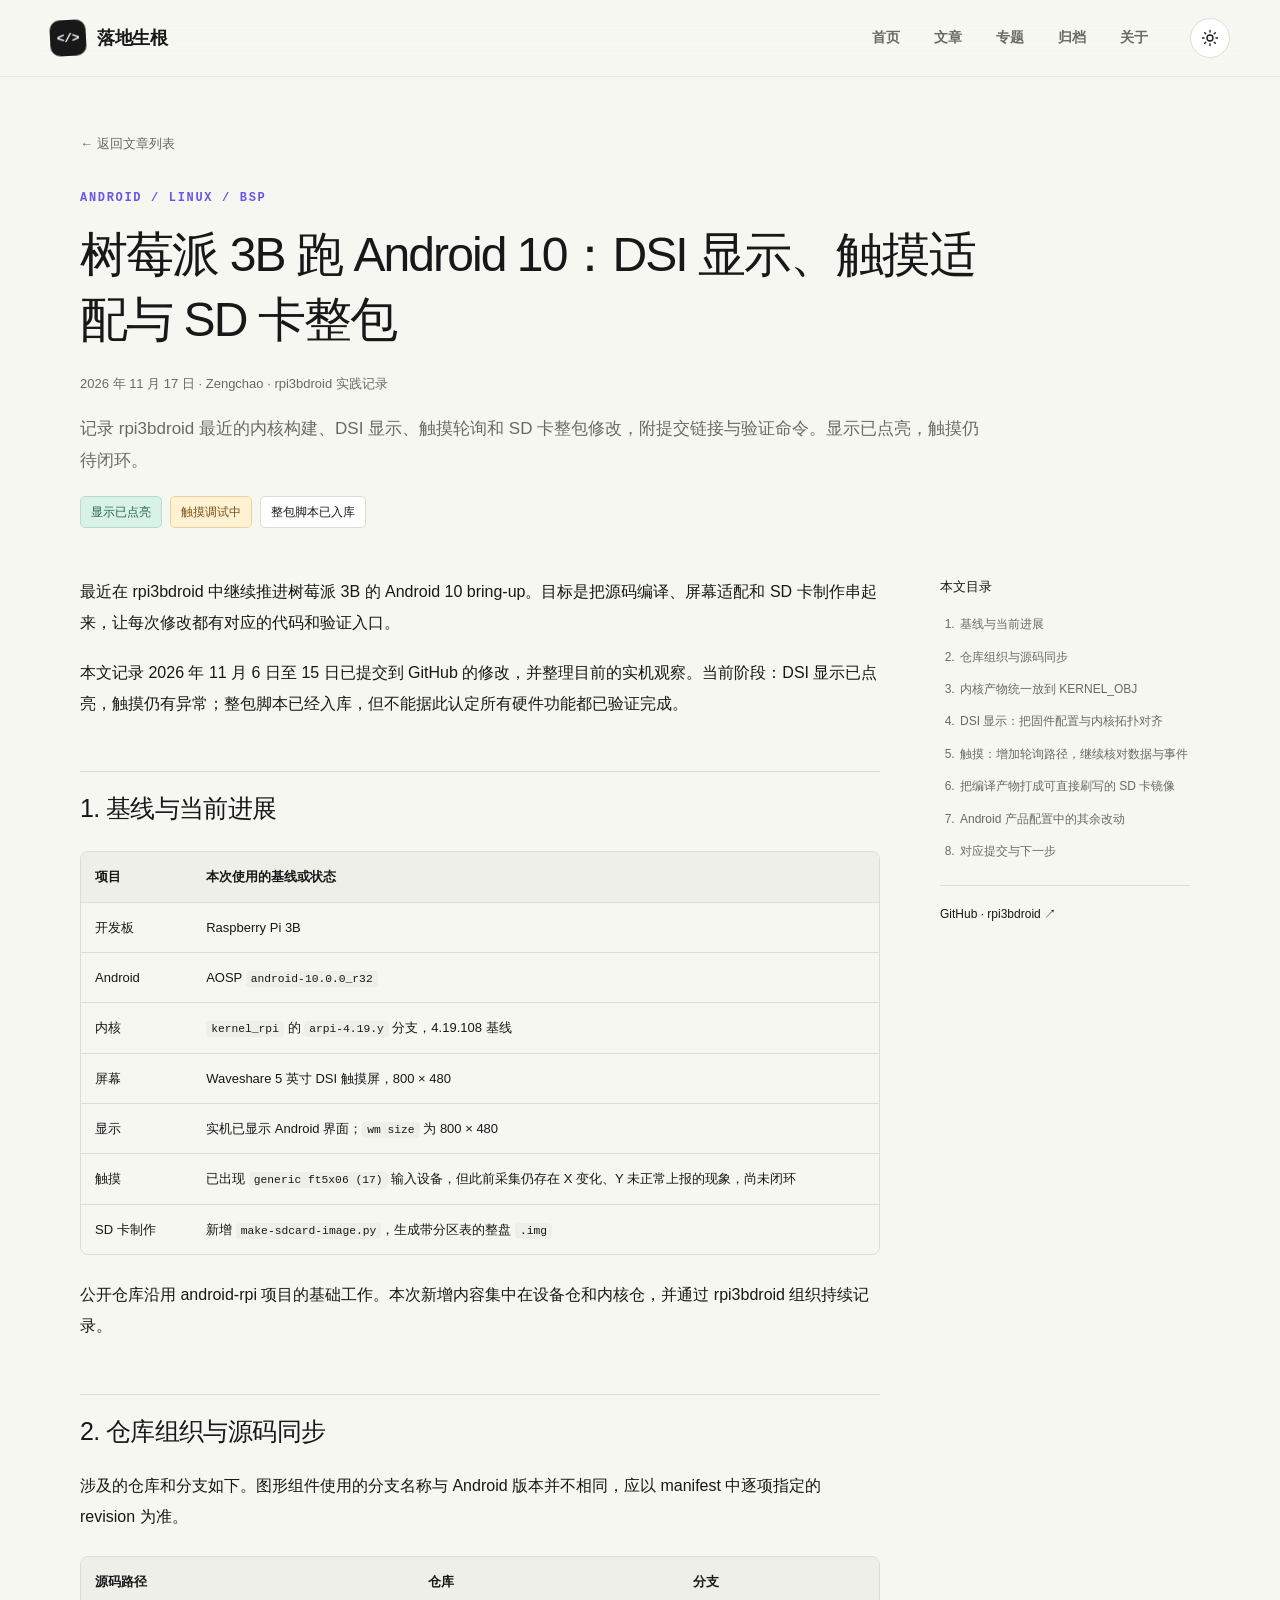
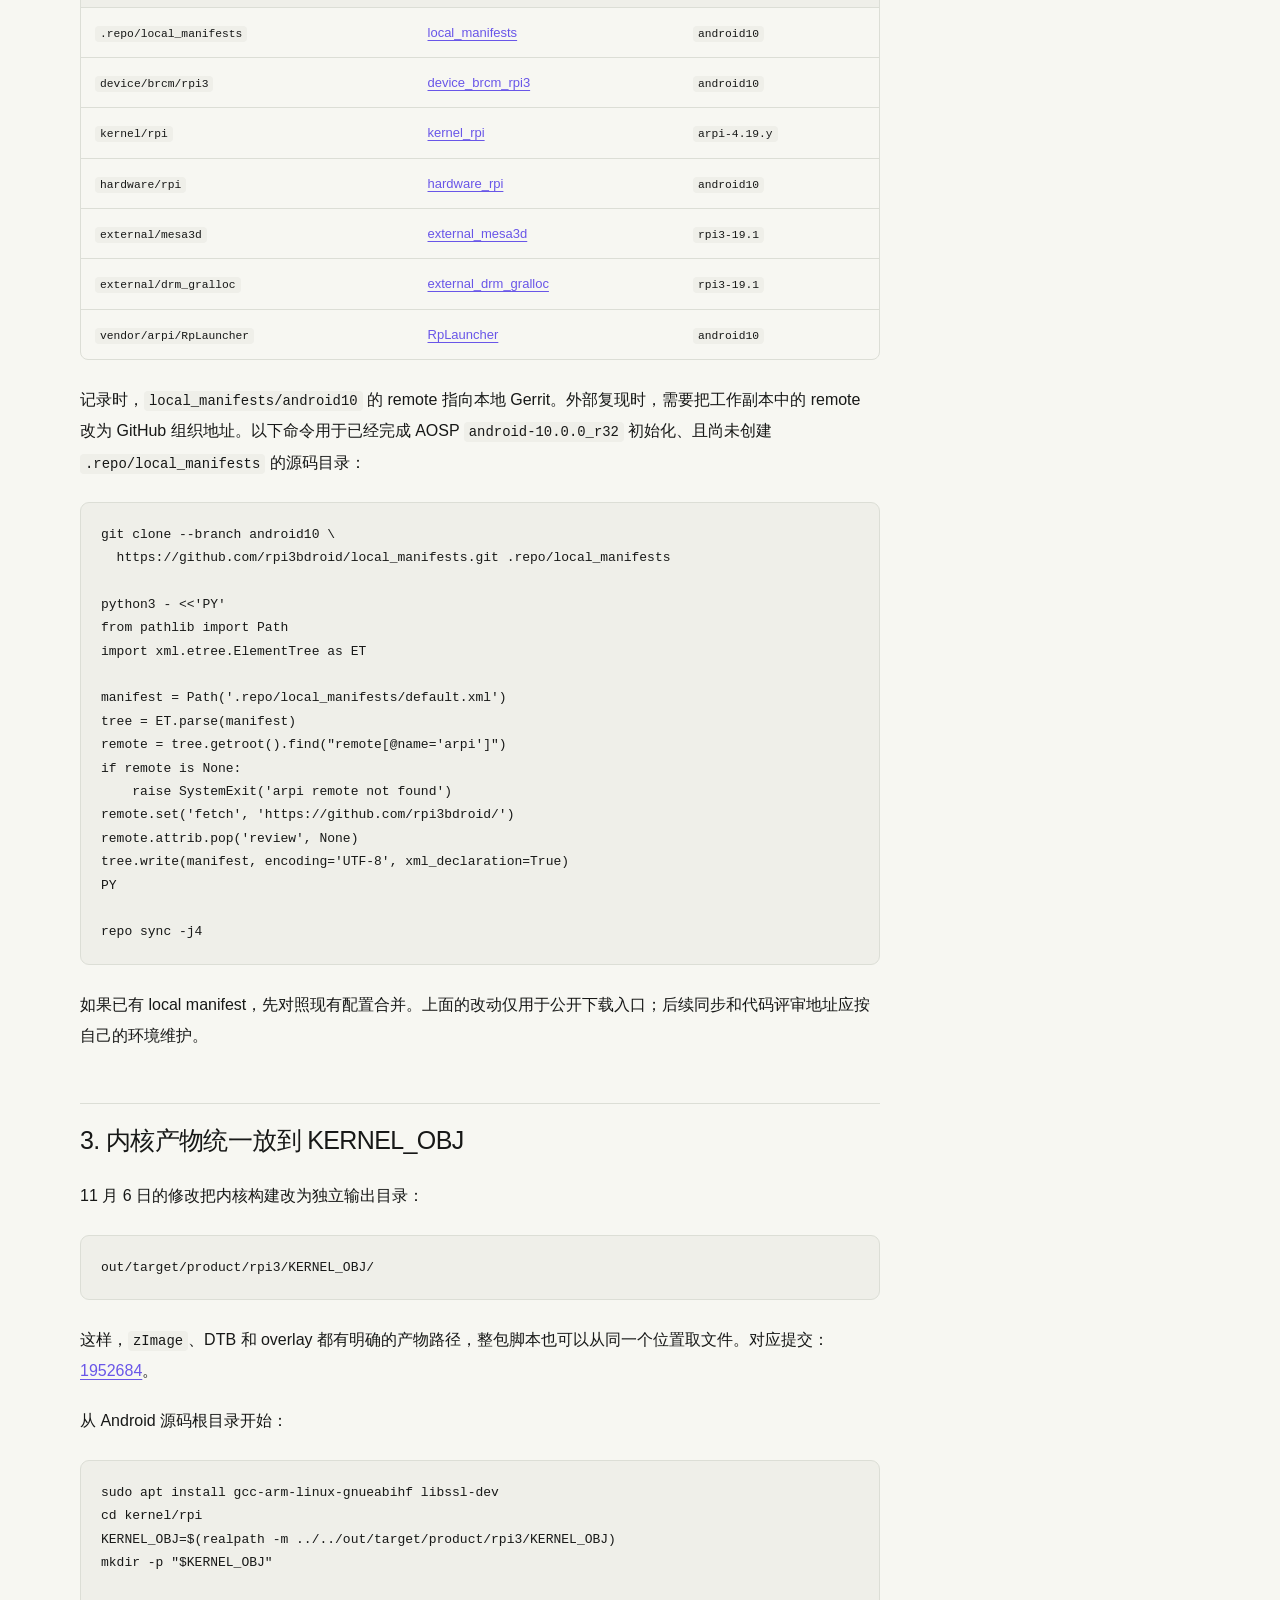
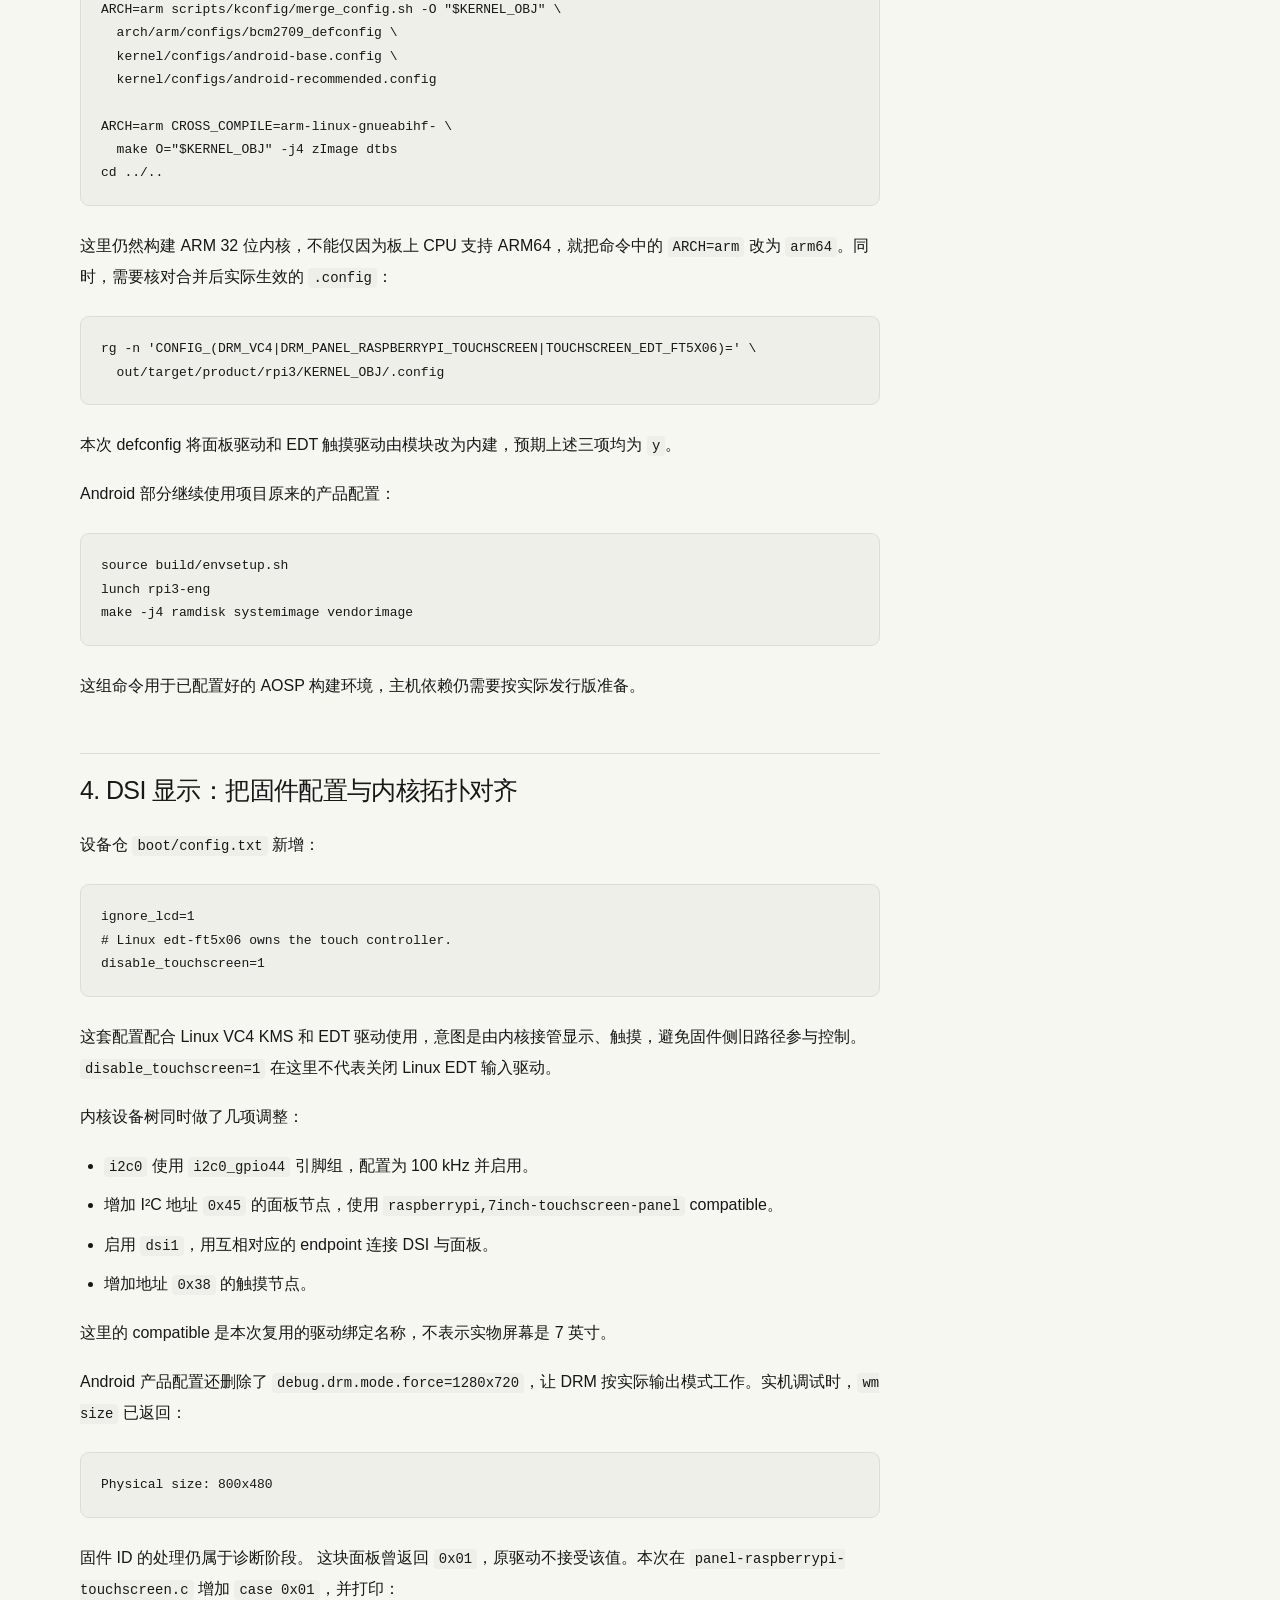
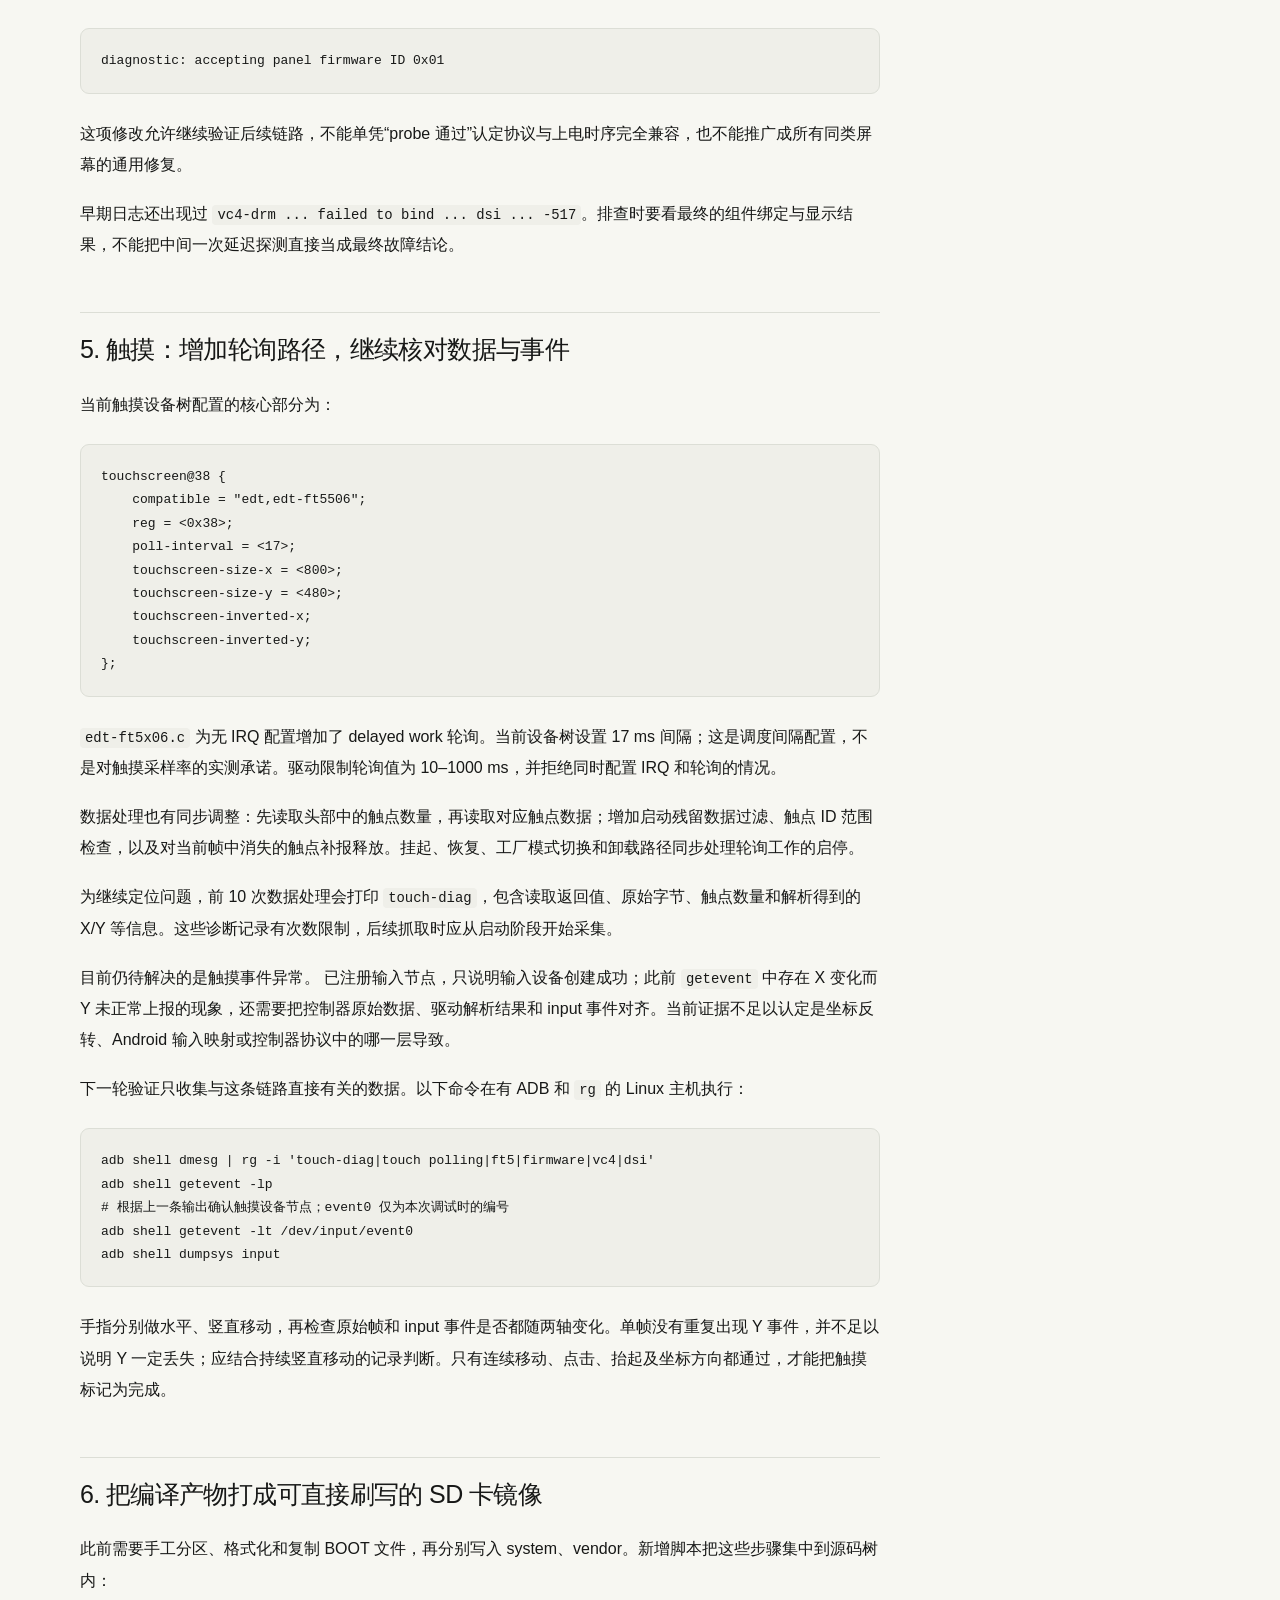
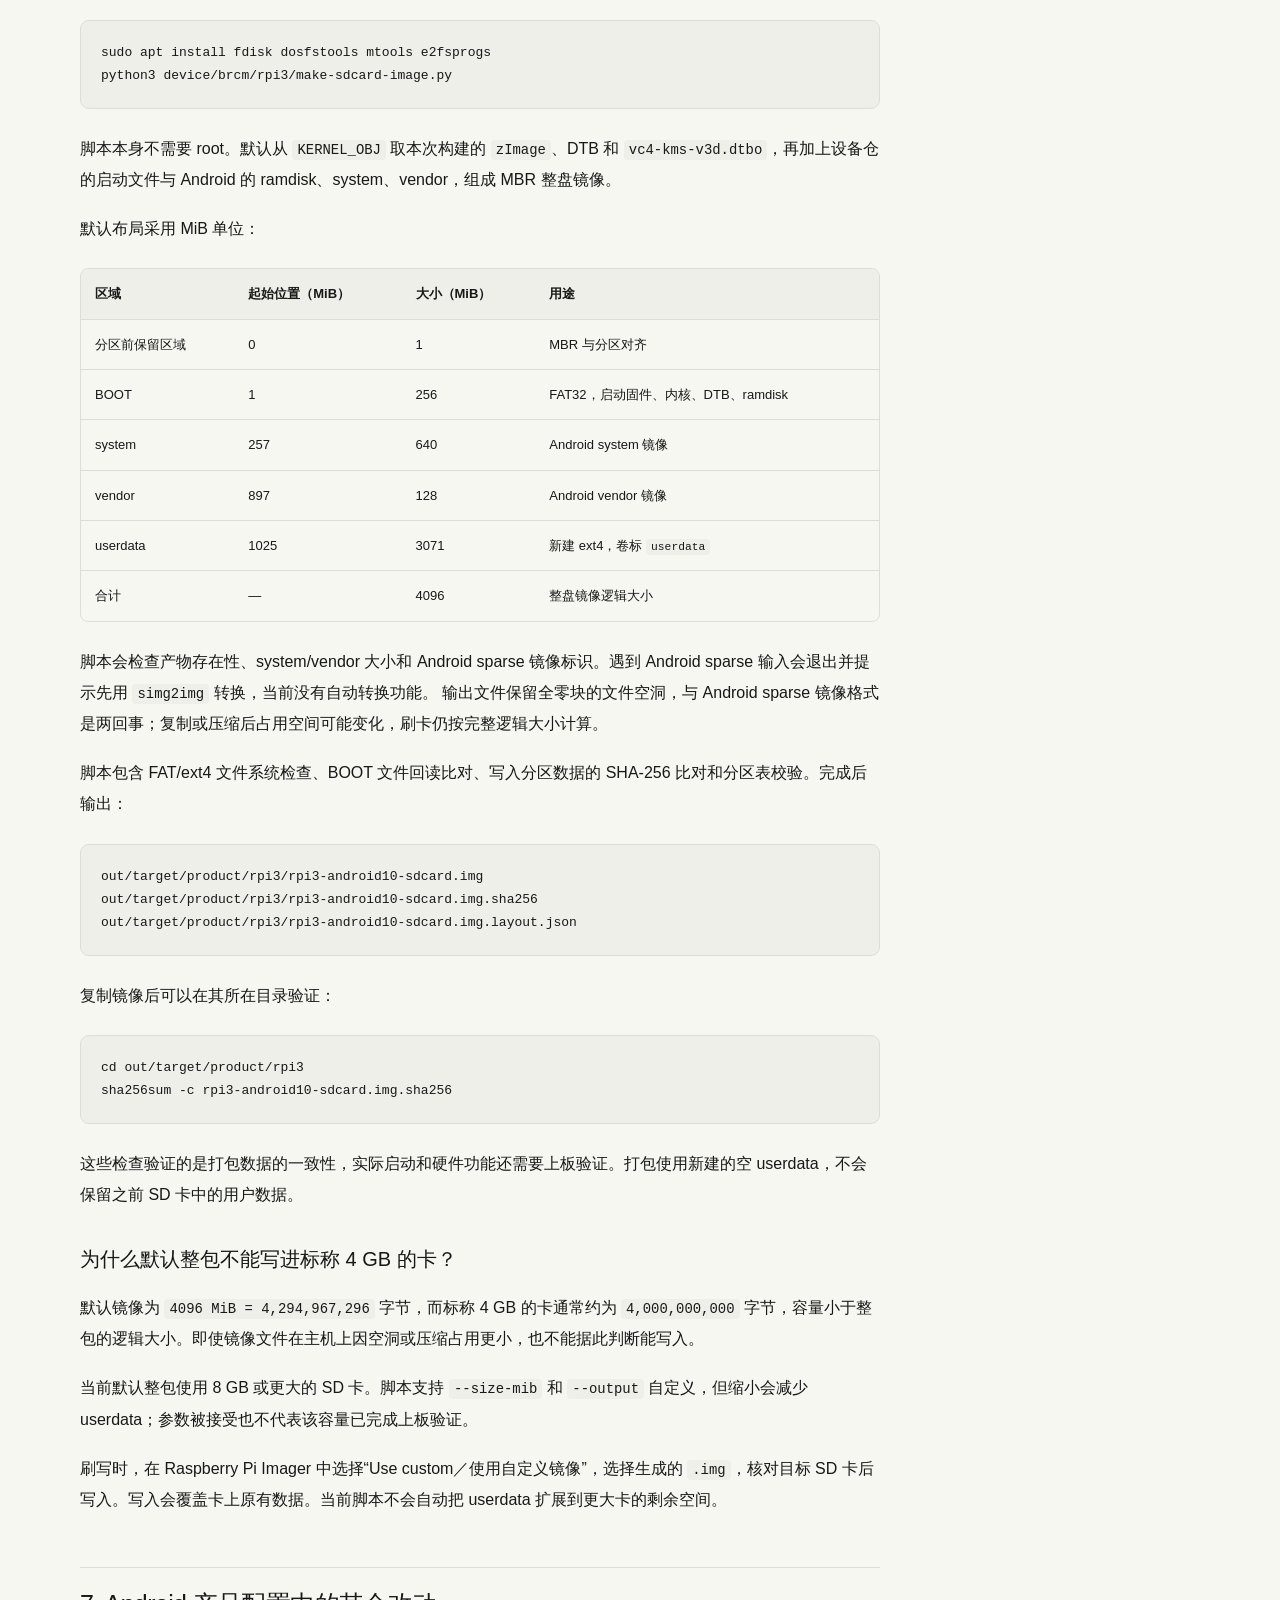
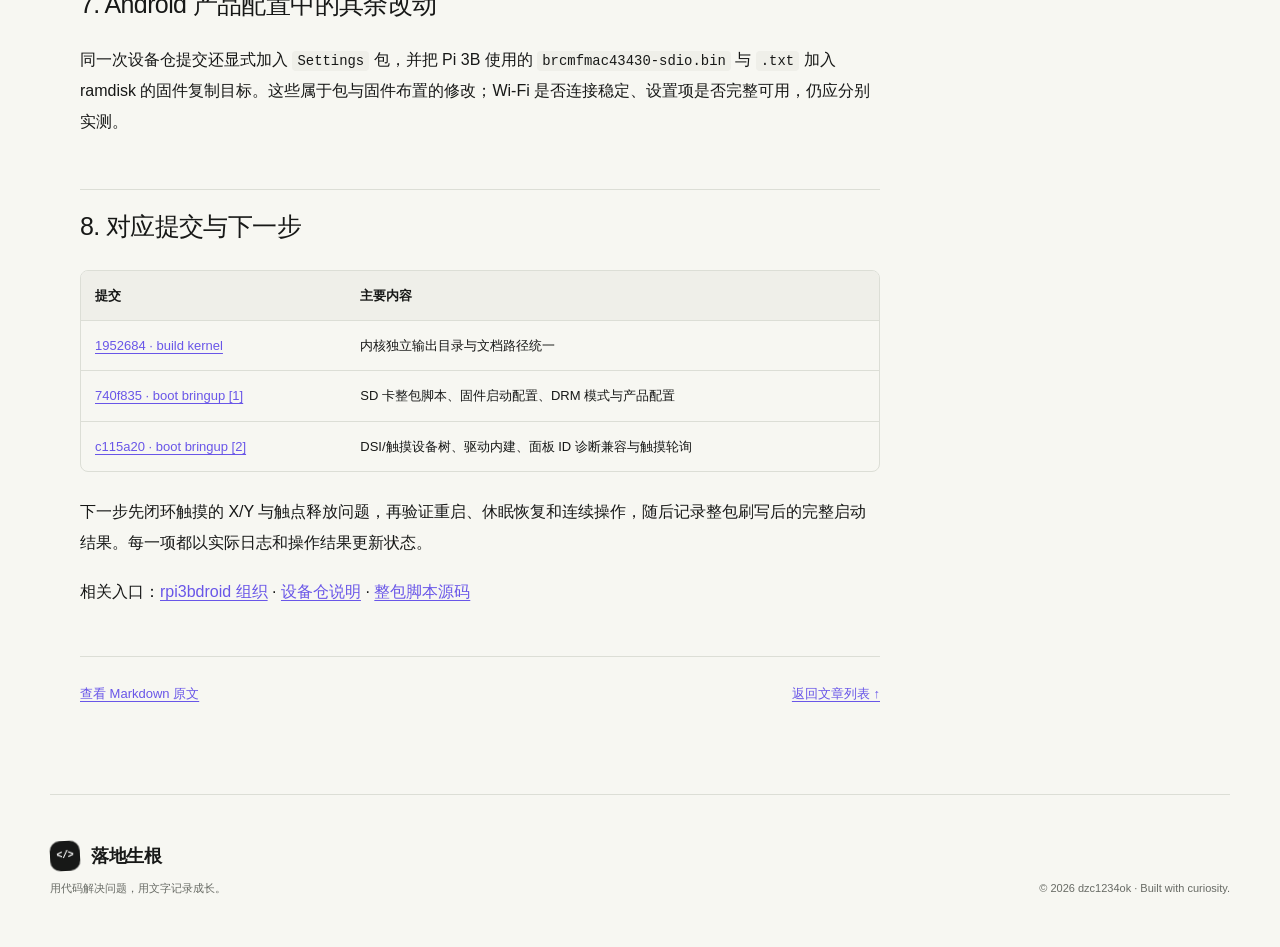
<file: 2026/11/17/rpi3-android10-bringup/index.html>
<!doctype html>
<html lang="zh-CN">
<head>
  <meta charset="utf-8">
  <meta name="viewport" content="width=device-width, initial-scale=1">
  <title>树莓派 3B 跑 Android 10：DSI 显示、触摸适配与 SD 卡整包 | 落地生根</title>
  <meta name="description" content="记录 rpi3bdroid 最近的内核构建、DSI 显示、触摸轮询和 SD 卡整包修改，附提交链接与验证命令。显示已点亮，触摸仍待闭环。">
  <meta property="og:type" content="article">
  <meta property="og:title" content="树莓派 3B 跑 Android 10：DSI 显示、触摸适配与 SD 卡整包">
  <meta property="og:description" content="记录 rpi3bdroid 最近的内核构建、DSI 显示、触摸轮询和 SD 卡整包修改，附提交链接与验证命令。显示已点亮，触摸仍待闭环。">
  <meta property="og:url" content="https://dzc1234ok.github.io/2026/11/17/rpi3-android10-bringup/">
  <meta property="article:published_time" content="2026-11-17T14:00:00+08:00">
  <link rel="canonical" href="https://dzc1234ok.github.io/2026/11/17/rpi3-android10-bringup/">
  <link rel="stylesheet" href="/css/style.css">
  <link rel="stylesheet" href="/css/post.css">
  <script>try { document.documentElement.dataset.theme = localStorage.getItem('theme') || 'light'; } catch (_) {}</script>
</head>
<body class="tech-home post-page">
  <a class="skip-link" href="#main-content">跳到正文</a>
  <header class="site-header">
    <div class="nav-shell">
      <a class="brand" href="/" aria-label="落地生根首页">
        <span class="brand-mark" aria-hidden="true">&lt;/&gt;</span>
        <span>落地生根</span>
      </a>
      <button class="menu-toggle" type="button" aria-expanded="false" aria-controls="site-nav">
        <span></span><span></span><span></span><span class="sr-only">打开导航</span>
      </button>
      <nav id="site-nav" class="site-nav" aria-label="主导航">
        <a href="/">首页</a>
        <a href="/#articles">文章</a>
        <a href="/#topics">专题</a>
        <a href="/archives/">归档</a>
        <a href="/#about">关于</a>
      </nav>
      <button class="theme-toggle" type="button" aria-label="切换深色模式" title="切换深色模式">
        <svg class="sun-icon" viewBox="0 0 24 24" aria-hidden="true"><circle cx="12" cy="12" r="4"/><path d="M12 2v2M12 20v2M4.93 4.93l1.42 1.42M17.66 17.66l1.41 1.41M2 12h2M20 12h2M4.93 19.07l1.42-1.42M17.66 6.34l1.41-1.41"/></svg>
        <svg class="moon-icon" viewBox="0 0 24 24" aria-hidden="true"><path d="M21 12.79A9 9 0 1 1 11.21 3 7 7 0 0 0 21 12.79Z"/></svg>
      </button>
    </div>
  </header>
  <main id="main-content" class="post-shell">
    <div class="post-heading">
      <a class="post-back" href="/#articles">← 返回文章列表</a>
      <p class="section-kicker">ANDROID / LINUX / BSP</p>
      <h1>树莓派 3B 跑 Android 10：DSI 显示、触摸适配与 SD 卡整包</h1>
      <p class="post-byline"><time datetime="2026-11-17">2026 年 11 月 17 日</time> · Zengchao · rpi3bdroid 实践记录</p>
      <p class="post-deck">记录 rpi3bdroid 最近的内核构建、DSI 显示、触摸轮询和 SD 卡整包修改，附提交链接与验证命令。显示已点亮，触摸仍待闭环。</p>
      <div class="post-status"><span>显示已点亮</span><span>触摸调试中</span><span>整包脚本已入库</span></div>
    </div>
    <div class="post-layout">
      <article class="post-body" aria-label="文章正文">
<p>最近在 rpi3bdroid 中继续推进树莓派 3B 的 Android 10 bring-up。目标是把源码编译、屏幕适配和 SD 卡制作串起来，让每次修改都有对应的代码和验证入口。</p>
<p>本文记录 2026 年 11 月 6 日至 15 日已提交到 GitHub 的修改，并整理目前的实机观察。<strong>当前阶段：DSI 显示已点亮，触摸仍有异常；整包脚本已经入库，但不能据此认定所有硬件功能都已验证完成。</strong></p>
<h2 id="section-1">1. 基线与当前进展</h2>
<div class="table-scroll" tabindex="0" role="region" aria-label="可横向滚动的数据表"><table>
<thead>
<tr>
<th>项目</th>
<th>本次使用的基线或状态</th>
</tr>
</thead>
<tbody><tr>
<td>开发板</td>
<td>Raspberry Pi 3B</td>
</tr>
<tr>
<td>Android</td>
<td>AOSP <code>android-10.0.0_r32</code></td>
</tr>
<tr>
<td>内核</td>
<td><code>kernel_rpi</code> 的 <code>arpi-4.19.y</code> 分支，4.19.108 基线</td>
</tr>
<tr>
<td>屏幕</td>
<td>Waveshare 5 英寸 DSI 触摸屏，800 × 480</td>
</tr>
<tr>
<td>显示</td>
<td>实机已显示 Android 界面；<code>wm size</code> 为 800 × 480</td>
</tr>
<tr>
<td>触摸</td>
<td>已出现 <code>generic ft5x06 (17)</code> 输入设备，但此前采集仍存在 X 变化、Y 未正常上报的现象，尚未闭环</td>
</tr>
<tr>
<td>SD 卡制作</td>
<td>新增 <code>make-sdcard-image.py</code>，生成带分区表的整盘 <code>.img</code></td>
</tr>
</tbody></table></div>
<p>公开仓库沿用 android-rpi 项目的基础工作。本次新增内容集中在设备仓和内核仓，并通过 rpi3bdroid 组织持续记录。</p>
<h2 id="section-2">2. 仓库组织与源码同步</h2>
<p>涉及的仓库和分支如下。图形组件使用的分支名称与 Android 版本并不相同，应以 manifest 中逐项指定的 revision 为准。</p>
<div class="table-scroll" tabindex="0" role="region" aria-label="可横向滚动的数据表"><table>
<thead>
<tr>
<th>源码路径</th>
<th>仓库</th>
<th>分支</th>
</tr>
</thead>
<tbody><tr>
<td><code>.repo/local_manifests</code></td>
<td><a href="https://github.com/rpi3bdroid/local_manifests/tree/android10">local_manifests</a></td>
<td><code>android10</code></td>
</tr>
<tr>
<td><code>device/brcm/rpi3</code></td>
<td><a href="https://github.com/rpi3bdroid/device_brcm_rpi3/tree/android10">device_brcm_rpi3</a></td>
<td><code>android10</code></td>
</tr>
<tr>
<td><code>kernel/rpi</code></td>
<td><a href="https://github.com/rpi3bdroid/kernel_rpi/tree/arpi-4.19.y">kernel_rpi</a></td>
<td><code>arpi-4.19.y</code></td>
</tr>
<tr>
<td><code>hardware/rpi</code></td>
<td><a href="https://github.com/rpi3bdroid/hardware_rpi/tree/android10">hardware_rpi</a></td>
<td><code>android10</code></td>
</tr>
<tr>
<td><code>external/mesa3d</code></td>
<td><a href="https://github.com/rpi3bdroid/external_mesa3d/tree/rpi3-19.1">external_mesa3d</a></td>
<td><code>rpi3-19.1</code></td>
</tr>
<tr>
<td><code>external/drm_gralloc</code></td>
<td><a href="https://github.com/rpi3bdroid/external_drm_gralloc/tree/rpi3-19.1">external_drm_gralloc</a></td>
<td><code>rpi3-19.1</code></td>
</tr>
<tr>
<td><code>vendor/arpi/RpLauncher</code></td>
<td><a href="https://github.com/rpi3bdroid/RpLauncher/tree/android10">RpLauncher</a></td>
<td><code>android10</code></td>
</tr>
</tbody></table></div>
<p>记录时，<code>local_manifests/android10</code> 的 remote 指向本地 Gerrit。外部复现时，需要把工作副本中的 remote 改为 GitHub 组织地址。以下命令用于已经完成 AOSP <code>android-10.0.0_r32</code> 初始化、且尚未创建 <code>.repo/local_manifests</code> 的源码目录：</p>
<pre><code class="language-bash">git clone --branch android10 \
  https://github.com/rpi3bdroid/local_manifests.git .repo/local_manifests

python3 - &lt;&lt;&#39;PY&#39;
from pathlib import Path
import xml.etree.ElementTree as ET

manifest = Path(&#39;.repo/local_manifests/default.xml&#39;)
tree = ET.parse(manifest)
remote = tree.getroot().find(&quot;remote[@name=&#39;arpi&#39;]&quot;)
if remote is None:
    raise SystemExit(&#39;arpi remote not found&#39;)
remote.set(&#39;fetch&#39;, &#39;https://github.com/rpi3bdroid/&#39;)
remote.attrib.pop(&#39;review&#39;, None)
tree.write(manifest, encoding=&#39;UTF-8&#39;, xml_declaration=True)
PY

repo sync -j4
</code></pre>
<p>如果已有 local manifest，先对照现有配置合并。上面的改动仅用于公开下载入口；后续同步和代码评审地址应按自己的环境维护。</p>
<h2 id="section-3">3. 内核产物统一放到 KERNEL_OBJ</h2>
<p>11 月 6 日的修改把内核构建改为独立输出目录：</p>
<pre><code class="language-text">out/target/product/rpi3/KERNEL_OBJ/
</code></pre>
<p>这样，<code>zImage</code>、DTB 和 overlay 都有明确的产物路径，整包脚本也可以从同一个位置取文件。对应提交：<a href="https://github.com/rpi3bdroid/device_brcm_rpi3/commit/1952684cea1c99c953e40fba7051e2ec5ea6cce2">1952684</a>。</p>
<p>从 Android 源码根目录开始：</p>
<pre><code class="language-bash">sudo apt install gcc-arm-linux-gnueabihf libssl-dev
cd kernel/rpi
KERNEL_OBJ=$(realpath -m ../../out/target/product/rpi3/KERNEL_OBJ)
mkdir -p &quot;$KERNEL_OBJ&quot;

ARCH=arm scripts/kconfig/merge_config.sh -O &quot;$KERNEL_OBJ&quot; \
  arch/arm/configs/bcm2709_defconfig \
  kernel/configs/android-base.config \
  kernel/configs/android-recommended.config

ARCH=arm CROSS_COMPILE=arm-linux-gnueabihf- \
  make O=&quot;$KERNEL_OBJ&quot; -j4 zImage dtbs
cd ../..
</code></pre>
<p>这里仍然构建 ARM 32 位内核，不能仅因为板上 CPU 支持 ARM64，就把命令中的 <code>ARCH=arm</code> 改为 <code>arm64</code>。同时，需要核对合并后实际生效的 <code>.config</code>：</p>
<pre><code class="language-bash">rg -n &#39;CONFIG_(DRM_VC4|DRM_PANEL_RASPBERRYPI_TOUCHSCREEN|TOUCHSCREEN_EDT_FT5X06)=&#39; \
  out/target/product/rpi3/KERNEL_OBJ/.config
</code></pre>
<p>本次 defconfig 将面板驱动和 EDT 触摸驱动由模块改为内建，预期上述三项均为 <code>y</code>。</p>
<p>Android 部分继续使用项目原来的产品配置：</p>
<pre><code class="language-bash">source build/envsetup.sh
lunch rpi3-eng
make -j4 ramdisk systemimage vendorimage
</code></pre>
<p>这组命令用于已配置好的 AOSP 构建环境，主机依赖仍需要按实际发行版准备。</p>
<h2 id="section-4">4. DSI 显示：把固件配置与内核拓扑对齐</h2>
<p>设备仓 <code>boot/config.txt</code> 新增：</p>
<pre><code class="language-ini">ignore_lcd=1
# Linux edt-ft5x06 owns the touch controller.
disable_touchscreen=1
</code></pre>
<p>这套配置配合 Linux VC4 KMS 和 EDT 驱动使用，意图是由内核接管显示、触摸，避免固件侧旧路径参与控制。<code>disable_touchscreen=1</code> 在这里不代表关闭 Linux EDT 输入驱动。</p>
<p>内核设备树同时做了几项调整：</p>
<ul>
<li><code>i2c0</code> 使用 <code>i2c0_gpio44</code> 引脚组，配置为 100 kHz 并启用。</li>
<li>增加 I²C 地址 <code>0x45</code> 的面板节点，使用 <code>raspberrypi,7inch-touchscreen-panel</code> compatible。</li>
<li>启用 <code>dsi1</code>，用互相对应的 endpoint 连接 DSI 与面板。</li>
<li>增加地址 <code>0x38</code> 的触摸节点。</li>
</ul>
<p>这里的 compatible 是本次复用的驱动绑定名称，不表示实物屏幕是 7 英寸。</p>
<p>Android 产品配置还删除了 <code>debug.drm.mode.force=1280x720</code>，让 DRM 按实际输出模式工作。实机调试时，<code>wm size</code> 已返回：</p>
<pre><code class="language-text">Physical size: 800x480
</code></pre>
<p><strong>固件 ID 的处理仍属于诊断阶段。</strong> 这块面板曾返回 <code>0x01</code>，原驱动不接受该值。本次在 <code>panel-raspberrypi-touchscreen.c</code> 增加 <code>case 0x01</code>，并打印：</p>
<pre><code class="language-text">diagnostic: accepting panel firmware ID 0x01
</code></pre>
<p>这项修改允许继续验证后续链路，不能单凭“probe 通过”认定协议与上电时序完全兼容，也不能推广成所有同类屏幕的通用修复。</p>
<p>早期日志还出现过 <code>vc4-drm ... failed to bind ... dsi ... -517</code>。排查时要看最终的组件绑定与显示结果，不能把中间一次延迟探测直接当成最终故障结论。</p>
<h2 id="section-5">5. 触摸：增加轮询路径，继续核对数据与事件</h2>
<p>当前触摸设备树配置的核心部分为：</p>
<pre><code class="language-dts">touchscreen@38 {
    compatible = &quot;edt,edt-ft5506&quot;;
    reg = &lt;0x38&gt;;
    poll-interval = &lt;17&gt;;
    touchscreen-size-x = &lt;800&gt;;
    touchscreen-size-y = &lt;480&gt;;
    touchscreen-inverted-x;
    touchscreen-inverted-y;
};
</code></pre>
<p><code>edt-ft5x06.c</code> 为无 IRQ 配置增加了 delayed work 轮询。当前设备树设置 17 ms 间隔；这是调度间隔配置，不是对触摸采样率的实测承诺。驱动限制轮询值为 10–1000 ms，并拒绝同时配置 IRQ 和轮询的情况。</p>
<p>数据处理也有同步调整：先读取头部中的触点数量，再读取对应触点数据；增加启动残留数据过滤、触点 ID 范围检查，以及对当前帧中消失的触点补报释放。挂起、恢复、工厂模式切换和卸载路径同步处理轮询工作的启停。</p>
<p>为继续定位问题，前 10 次数据处理会打印 <code>touch-diag</code>，包含读取返回值、原始字节、触点数量和解析得到的 X/Y 等信息。这些诊断记录有次数限制，后续抓取时应从启动阶段开始采集。</p>
<p><strong>目前仍待解决的是触摸事件异常。</strong> 已注册输入节点，只说明输入设备创建成功；此前 <code>getevent</code> 中存在 X 变化而 Y 未正常上报的现象，还需要把控制器原始数据、驱动解析结果和 input 事件对齐。当前证据不足以认定是坐标反转、Android 输入映射或控制器协议中的哪一层导致。</p>
<p>下一轮验证只收集与这条链路直接有关的数据。以下命令在有 ADB 和 <code>rg</code> 的 Linux 主机执行：</p>
<pre><code class="language-bash">adb shell dmesg | rg -i &#39;touch-diag|touch polling|ft5|firmware|vc4|dsi&#39;
adb shell getevent -lp
# 根据上一条输出确认触摸设备节点；event0 仅为本次调试时的编号
adb shell getevent -lt /dev/input/event0
adb shell dumpsys input
</code></pre>
<p>手指分别做水平、竖直移动，再检查原始帧和 input 事件是否都随两轴变化。单帧没有重复出现 Y 事件，并不足以说明 Y 一定丢失；应结合持续竖直移动的记录判断。只有连续移动、点击、抬起及坐标方向都通过，才能把触摸标记为完成。</p>
<h2 id="section-6">6. 把编译产物打成可直接刷写的 SD 卡镜像</h2>
<p>此前需要手工分区、格式化和复制 BOOT 文件，再分别写入 system、vendor。新增脚本把这些步骤集中到源码树内：</p>
<pre><code class="language-bash">sudo apt install fdisk dosfstools mtools e2fsprogs
python3 device/brcm/rpi3/make-sdcard-image.py
</code></pre>
<p>脚本本身不需要 root。默认从 <code>KERNEL_OBJ</code> 取本次构建的 <code>zImage</code>、DTB 和 <code>vc4-kms-v3d.dtbo</code>，再加上设备仓的启动文件与 Android 的 ramdisk、system、vendor，组成 MBR 整盘镜像。</p>
<p>默认布局采用 MiB 单位：</p>
<div class="table-scroll" tabindex="0" role="region" aria-label="可横向滚动的数据表"><table>
<thead>
<tr>
<th>区域</th>
<th align="right">起始位置（MiB）</th>
<th align="right">大小（MiB）</th>
<th>用途</th>
</tr>
</thead>
<tbody><tr>
<td>分区前保留区域</td>
<td align="right">0</td>
<td align="right">1</td>
<td>MBR 与分区对齐</td>
</tr>
<tr>
<td>BOOT</td>
<td align="right">1</td>
<td align="right">256</td>
<td>FAT32，启动固件、内核、DTB、ramdisk</td>
</tr>
<tr>
<td>system</td>
<td align="right">257</td>
<td align="right">640</td>
<td>Android system 镜像</td>
</tr>
<tr>
<td>vendor</td>
<td align="right">897</td>
<td align="right">128</td>
<td>Android vendor 镜像</td>
</tr>
<tr>
<td>userdata</td>
<td align="right">1025</td>
<td align="right">3071</td>
<td>新建 ext4，卷标 <code>userdata</code></td>
</tr>
<tr>
<td>合计</td>
<td align="right">—</td>
<td align="right">4096</td>
<td>整盘镜像逻辑大小</td>
</tr>
</tbody></table></div>
<p>脚本会检查产物存在性、system/vendor 大小和 Android sparse 镜像标识。<strong>遇到 Android sparse 输入会退出并提示先用 <code>simg2img</code> 转换，当前没有自动转换功能。</strong> 输出文件保留全零块的文件空洞，与 Android sparse 镜像格式是两回事；复制或压缩后占用空间可能变化，刷卡仍按完整逻辑大小计算。</p>
<p>脚本包含 FAT/ext4 文件系统检查、BOOT 文件回读比对、写入分区数据的 SHA-256 比对和分区表校验。完成后输出：</p>
<pre><code class="language-text">out/target/product/rpi3/rpi3-android10-sdcard.img
out/target/product/rpi3/rpi3-android10-sdcard.img.sha256
out/target/product/rpi3/rpi3-android10-sdcard.img.layout.json
</code></pre>
<p>复制镜像后可以在其所在目录验证：</p>
<pre><code class="language-bash">cd out/target/product/rpi3
sha256sum -c rpi3-android10-sdcard.img.sha256
</code></pre>
<p>这些检查验证的是打包数据的一致性，实际启动和硬件功能还需要上板验证。打包使用新建的空 userdata，不会保留之前 SD 卡中的用户数据。</p>
<h3>为什么默认整包不能写进标称 4 GB 的卡？</h3>
<p>默认镜像为 <code>4096 MiB = 4,294,967,296</code> 字节，而标称 4 GB 的卡通常约为 <code>4,000,000,000</code> 字节，容量小于整包的逻辑大小。即使镜像文件在主机上因空洞或压缩占用更小，也不能据此判断能写入。</p>
<p>当前默认整包使用 <strong>8 GB 或更大的 SD 卡</strong>。脚本支持 <code>--size-mib</code> 和 <code>--output</code> 自定义，但缩小会减少 userdata；参数被接受也不代表该容量已完成上板验证。</p>
<p>刷写时，在 Raspberry Pi Imager 中选择“Use custom／使用自定义镜像”，选择生成的 <code>.img</code>，核对目标 SD 卡后写入。写入会覆盖卡上原有数据。当前脚本不会自动把 userdata 扩展到更大卡的剩余空间。</p>
<h2 id="section-7">7. Android 产品配置中的其余改动</h2>
<p>同一次设备仓提交还显式加入 <code>Settings</code> 包，并把 Pi 3B 使用的 <code>brcmfmac43430-sdio.bin</code> 与 <code>.txt</code> 加入 ramdisk 的固件复制目标。这些属于包与固件布置的修改；Wi-Fi 是否连接稳定、设置项是否完整可用，仍应分别实测。</p>
<h2 id="section-8">8. 对应提交与下一步</h2>
<div class="table-scroll" tabindex="0" role="region" aria-label="可横向滚动的数据表"><table>
<thead>
<tr>
<th>提交</th>
<th>主要内容</th>
</tr>
</thead>
<tbody><tr>
<td><a href="https://github.com/rpi3bdroid/device_brcm_rpi3/commit/1952684cea1c99c953e40fba7051e2ec5ea6cce2">1952684 · build kernel</a></td>
<td>内核独立输出目录与文档路径统一</td>
</tr>
<tr>
<td><a href="https://github.com/rpi3bdroid/device_brcm_rpi3/commit/740f83507ee3dad7c8c29165d715b35adb76a07d">740f835 · boot bringup [1]</a></td>
<td>SD 卡整包脚本、固件启动配置、DRM 模式与产品配置</td>
</tr>
<tr>
<td><a href="https://github.com/rpi3bdroid/kernel_rpi/commit/c115a20e14d09dc47b9f1d72de586ad4de80bb55">c115a20 · boot bringup [2]</a></td>
<td>DSI/触摸设备树、驱动内建、面板 ID 诊断兼容与触摸轮询</td>
</tr>
</tbody></table></div>
<p>下一步先闭环触摸的 X/Y 与触点释放问题，再验证重启、休眠恢复和连续操作，随后记录整包刷写后的完整启动结果。每一项都以实际日志和操作结果更新状态。</p>
<p>相关入口：<a href="https://github.com/rpi3bdroid">rpi3bdroid 组织</a> · <a href="https://github.com/rpi3bdroid/device_brcm_rpi3/blob/740f83507ee3dad7c8c29165d715b35adb76a07d/README">设备仓说明</a> · <a href="https://github.com/rpi3bdroid/device_brcm_rpi3/blob/740f83507ee3dad7c8c29165d715b35adb76a07d/make-sdcard-image.py">整包脚本源码</a></p>

        <div class="post-end"><a href="article.md">查看 Markdown 原文</a><a href="/#articles">返回文章列表 ↑</a></div>
      </article>
      <aside class="post-toc" aria-label="文章目录"><nav><h2>本文目录</h2><ol><li><a href="#section-1">基线与当前进展</a></li><li><a href="#section-2">仓库组织与源码同步</a></li><li><a href="#section-3">内核产物统一放到 KERNEL_OBJ</a></li><li><a href="#section-4">DSI 显示：把固件配置与内核拓扑对齐</a></li><li><a href="#section-5">触摸：增加轮询路径，继续核对数据与事件</a></li><li><a href="#section-6">把编译产物打成可直接刷写的 SD 卡镜像</a></li><li><a href="#section-7">Android 产品配置中的其余改动</a></li><li><a href="#section-8">对应提交与下一步</a></li></ol><a class="post-source" href="https://github.com/rpi3bdroid">GitHub · rpi3bdroid ↗</a></nav></aside>
    </div>
  </main>
  <footer class="site-footer">
    <div><a class="brand" href="/"><span class="brand-mark">&lt;/&gt;</span><span>落地生根</span></a><p>用代码解决问题，用文字记录成长。</p></div>
    <p>© <span id="current-year">2026</span> dzc1234ok · Built with curiosity.</p>
  </footer>
  <script src="/js/post.js"></script>
</body>
</html>
</file>
<file: css/style.css>
body {
  width: 100%;
}
body:before,
body:after {
  content: "";
  display: table;
}
body:after {
  clear: both;
}
html,
body,
div,
span,
applet,
object,
iframe,
h1,
h2,
h3,
h4,
h5,
h6,
p,
blockquote,
pre,
a,
abbr,
acronym,
address,
big,
cite,
code,
del,
dfn,
em,
img,
ins,
kbd,
q,
s,
samp,
small,
strike,
strong,
sub,
sup,
tt,
var,
dl,
dt,
dd,
ol,
ul,
li,
fieldset,
form,
label,
legend,
table,
caption,
tbody,
tfoot,
thead,
tr,
th,
td {
  margin: 0;
  padding: 0;
  border: 0;
  outline: 0;
  font-weight: inherit;
  font-style: inherit;
  font-family: inherit;
  font-size: 100%;
  vertical-align: baseline;
}
body {
  line-height: 1;
  color: #000;
  background: #fff;
}
ol,
ul {
  list-style: none;
}
table {
  border-collapse: separate;
  border-spacing: 0;
  vertical-align: middle;
}
caption,
th,
td {
  text-align: left;
  font-weight: normal;
  vertical-align: middle;
}
a img {
  border: none;
}
input,
button {
  margin: 0;
  padding: 0;
}
input::-moz-focus-inner,
button::-moz-focus-inner {
  border: 0;
  padding: 0;
}
@font-face {
  font-family: FontAwesome;
  font-style: normal;
  font-weight: normal;
  src: url("fonts/fontawesome-webfont.eot?v=#4.0.3");
  src: url("fonts/fontawesome-webfont.eot?#iefix&v=#4.0.3") format("embedded-opentype"), url("fonts/fontawesome-webfont.woff?v=#4.0.3") format("woff"), url("fonts/fontawesome-webfont.ttf?v=#4.0.3") format("truetype"), url("fonts/fontawesome-webfont.svg#fontawesomeregular?v=#4.0.3") format("svg");
}
html,
body,
#container {
  height: 100%;
}
body {
  background: #eee;
  font: 14px -apple-system, BlinkMacSystemFont, "Segoe UI", "Roboto", "Oxygen", "Ubuntu", "Cantarell", "Fira Sans", "Droid Sans", "Helvetica Neue", sans-serif;
  -webkit-text-size-adjust: 100%;
}
.outer {
  max-width: 1220px;
  margin: 0 auto;
  padding: 0 20px;
}
.outer:before,
.outer:after {
  content: "";
  display: table;
}
.outer:after {
  clear: both;
}
.inner {
  display: inline;
  float: left;
  width: 98.33333333333333%;
  margin: 0 0.833333333333333%;
}
.left,
.alignleft {
  float: left;
}
.right,
.alignright {
  float: right;
}
.clear {
  clear: both;
}
#container {
  position: relative;
}
.mobile-nav-on {
  overflow: hidden;
}
#wrap {
  height: 100%;
  width: 100%;
  position: absolute;
  top: 0;
  left: 0;
  -webkit-transition: 0.2s ease-out;
  -moz-transition: 0.2s ease-out;
  -ms-transition: 0.2s ease-out;
  transition: 0.2s ease-out;
  z-index: 1;
  background: #eee;
}
.mobile-nav-on #wrap {
  left: 280px;
}
@media screen and (min-width: 768px) {
  #main {
    display: inline;
    float: left;
    width: 73.33333333333333%;
    margin: 0 0.833333333333333%;
  }
}
.article-date,
.article-category-link,
.archive-year,
.widget-title {
  text-decoration: none;
  text-transform: uppercase;
  letter-spacing: 2px;
  color: #999;
  margin-bottom: 1em;
  margin-left: 5px;
  line-height: 1em;
  text-shadow: 0 1px #fff;
  font-weight: bold;
}
.article-inner,
.archive-article-inner {
  background: #fff;
  -webkit-box-shadow: 1px 2px 3px #ddd;
  box-shadow: 1px 2px 3px #ddd;
  border: 1px solid #ddd;
  border-radius: 3px;
}
.article-entry h1,
.widget h1 {
  font-size: 2em;
}
.article-entry h2,
.widget h2 {
  font-size: 1.5em;
}
.article-entry h3,
.widget h3 {
  font-size: 1.3em;
}
.article-entry h4,
.widget h4 {
  font-size: 1.2em;
}
.article-entry h5,
.widget h5 {
  font-size: 1em;
}
.article-entry h6,
.widget h6 {
  font-size: 1em;
  color: #999;
}
.article-entry hr,
.widget hr {
  border: 1px dashed #ddd;
}
.article-entry strong,
.widget strong {
  font-weight: bold;
}
.article-entry em,
.widget em,
.article-entry cite,
.widget cite {
  font-style: italic;
}
.article-entry sup,
.widget sup,
.article-entry sub,
.widget sub {
  font-size: 0.75em;
  line-height: 0;
  position: relative;
  vertical-align: baseline;
}
.article-entry sup,
.widget sup {
  top: -0.5em;
}
.article-entry sub,
.widget sub {
  bottom: -0.2em;
}
.article-entry small,
.widget small {
  font-size: 0.85em;
}
.article-entry acronym,
.widget acronym,
.article-entry abbr,
.widget abbr {
  border-bottom: 1px dotted;
}
.article-entry ul,
.widget ul,
.article-entry ol,
.widget ol,
.article-entry dl,
.widget dl {
  margin: 0 20px;
  line-height: 1.6em;
}
.article-entry ul ul,
.widget ul ul,
.article-entry ol ul,
.widget ol ul,
.article-entry ul ol,
.widget ul ol,
.article-entry ol ol,
.widget ol ol {
  margin-top: 0;
  margin-bottom: 0;
}
.article-entry ul,
.widget ul {
  list-style: disc;
}
.article-entry ol,
.widget ol {
  list-style: decimal;
}
.article-entry dt,
.widget dt {
  font-weight: bold;
}
#header {
  height: 300px;
  position: relative;
  border-bottom: 1px solid #ddd;
}
#header:before,
#header:after {
  content: "";
  position: absolute;
  left: 0;
  right: 0;
  height: 40px;
}
#header:before {
  top: 0;
  background: -webkit-linear-gradient(rgba(0,0,0,0.2), transparent);
  background: -moz-linear-gradient(rgba(0,0,0,0.2), transparent);
  background: -ms-linear-gradient(rgba(0,0,0,0.2), transparent);
  background: linear-gradient(rgba(0,0,0,0.2), transparent);
}
#header:after {
  bottom: 0;
  background: -webkit-linear-gradient(transparent, rgba(0,0,0,0.2));
  background: -moz-linear-gradient(transparent, rgba(0,0,0,0.2));
  background: -ms-linear-gradient(transparent, rgba(0,0,0,0.2));
  background: linear-gradient(transparent, rgba(0,0,0,0.2));
}
#header-outer {
  height: 100%;
  position: relative;
}
#header-inner {
  position: relative;
  overflow: hidden;
}
#banner {
  position: absolute;
  top: 0;
  left: 0;
  width: 100%;
  height: 100%;
  background: url("images/banner.jpg") center #000;
  -webkit-background-size: cover;
  -moz-background-size: cover;
  background-size: cover;
  z-index: -1;
}
#header-title {
  text-align: center;
  height: 40px;
  position: absolute;
  top: 50%;
  left: 0;
  margin-top: -20px;
}
#logo,
#subtitle {
  text-decoration: none;
  color: #fff;
  font-weight: 300;
  text-shadow: 0 1px 4px rgba(0,0,0,0.3);
}
#logo {
  font-size: 40px;
  line-height: 40px;
  letter-spacing: 2px;
}
#subtitle {
  font-size: 16px;
  line-height: 16px;
  letter-spacing: 1px;
}
#subtitle-wrap {
  margin-top: 16px;
}
#main-nav {
  float: left;
  margin-left: -15px;
}
.nav-icon,
.main-nav-link {
  float: left;
  color: #fff;
  opacity: 0.6;
  text-decoration: none;
  text-shadow: 0 1px rgba(0,0,0,0.2);
  -webkit-transition: opacity 0.2s;
  -moz-transition: opacity 0.2s;
  -ms-transition: opacity 0.2s;
  transition: opacity 0.2s;
  display: block;
  padding: 20px 15px;
}
.nav-icon:hover,
.main-nav-link:hover {
  opacity: 1;
}
.nav-icon {
  font-family: FontAwesome;
  text-align: center;
  font-size: 14px;
  width: 14px;
  height: 14px;
  padding: 20px 15px;
  position: relative;
  cursor: pointer;
}
.main-nav-link {
  font-weight: 300;
  letter-spacing: 1px;
}
@media screen and (max-width: 479px) {
  .main-nav-link {
    display: none;
  }
}
#main-nav-toggle {
  display: none;
}
#main-nav-toggle:before {
  content: "\f0c9";
}
@media screen and (max-width: 479px) {
  #main-nav-toggle {
    display: block;
  }
}
#sub-nav {
  float: right;
  margin-right: -15px;
}
#nav-rss-link:before {
  content: "\f09e";
}
#nav-search-btn:before {
  content: "\f002";
}
#search-form-wrap {
  position: absolute;
  top: 15px;
  width: 150px;
  height: 30px;
  right: -150px;
  opacity: 0;
  -webkit-transition: 0.2s ease-out;
  -moz-transition: 0.2s ease-out;
  -ms-transition: 0.2s ease-out;
  transition: 0.2s ease-out;
}
#search-form-wrap.on {
  opacity: 1;
  right: 0;
}
@media screen and (max-width: 479px) {
  #search-form-wrap {
    width: 100%;
    right: -100%;
  }
}
.search-form {
  position: absolute;
  top: 0;
  left: 0;
  right: 0;
  background: #fff;
  padding: 5px 15px;
  border-radius: 15px;
  -webkit-box-shadow: 0 0 10px rgba(0,0,0,0.3);
  box-shadow: 0 0 10px rgba(0,0,0,0.3);
}
.search-form-input {
  border: none;
  background: none;
  color: #555;
  width: 100%;
  font: 13px -apple-system, BlinkMacSystemFont, "Segoe UI", "Roboto", "Oxygen", "Ubuntu", "Cantarell", "Fira Sans", "Droid Sans", "Helvetica Neue", sans-serif;
  outline: none;
}
.search-form-input::-webkit-search-results-decoration,
.search-form-input::-webkit-search-cancel-button {
  -webkit-appearance: none;
}
.search-form-submit {
  position: absolute;
  top: 50%;
  right: 10px;
  margin-top: -7px;
  font: 13px FontAwesome;
  border: none;
  background: none;
  color: #bbb;
  cursor: pointer;
}
.search-form-submit:hover,
.search-form-submit:focus {
  color: #777;
}
.article {
  margin: 50px 0;
}
.article-inner {
  overflow: hidden;
}
.article-meta:before,
.article-meta:after {
  content: "";
  display: table;
}
.article-meta:after {
  clear: both;
}
.article-date {
  float: left;
}
.article-category {
  float: left;
  line-height: 1em;
  color: #ccc;
  text-shadow: 0 1px #fff;
  margin-left: 8px;
}
.article-category:before {
  content: "\2022";
}
.article-category-link {
  margin: 0 12px 1em;
}
.article-header {
  padding: 20px 20px 0;
}
.article-title {
  text-decoration: none;
  font-size: 2em;
  font-weight: bold;
  color: #555;
  line-height: 1.1em;
  -webkit-transition: color 0.2s;
  -moz-transition: color 0.2s;
  -ms-transition: color 0.2s;
  transition: color 0.2s;
}
a.article-title:hover {
  color: #258fb8;
}
.article-entry {
  color: #555;
  padding: 0 20px;
}
.article-entry:before,
.article-entry:after {
  content: "";
  display: table;
}
.article-entry:after {
  clear: both;
}
.article-entry p,
.article-entry table {
  line-height: 1.6em;
  margin: 1.6em 0;
}
.article-entry h1,
.article-entry h2,
.article-entry h3,
.article-entry h4,
.article-entry h5,
.article-entry h6 {
  font-weight: bold;
}
.article-entry h1,
.article-entry h2,
.article-entry h3,
.article-entry h4,
.article-entry h5,
.article-entry h6 {
  line-height: 1.1em;
  margin: 1.1em 0;
}
.article-entry a {
  color: #258fb8;
  text-decoration: none;
}
.article-entry a:hover {
  text-decoration: underline;
}
.article-entry ul,
.article-entry ol,
.article-entry dl {
  margin-top: 1.6em;
  margin-bottom: 1.6em;
}
.article-entry img,
.article-entry video {
  max-width: 100%;
  height: auto;
  display: block;
  margin: auto;
}
.article-entry iframe {
  border: none;
}
.article-entry table {
  width: 100%;
  border-collapse: collapse;
  border-spacing: 0;
}
.article-entry th {
  font-weight: bold;
  border-bottom: 3px solid #ddd;
  padding-bottom: 0.5em;
}
.article-entry td {
  border-bottom: 1px solid #ddd;
  padding: 10px 0;
}
.article-entry blockquote {
  font-family: Georgia, "Times New Roman", serif;
  font-size: 1.4em;
  margin: 1.6em 20px;
  text-align: center;
}
.article-entry blockquote footer {
  font-size: 14px;
  margin: 1.6em 0;
  font-family: -apple-system, BlinkMacSystemFont, "Segoe UI", "Roboto", "Oxygen", "Ubuntu", "Cantarell", "Fira Sans", "Droid Sans", "Helvetica Neue", sans-serif;
}
.article-entry blockquote footer cite:before {
  content: "—";
  padding: 0 0.5em;
}
.article-entry .pullquote {
  text-align: left;
  width: 45%;
  margin: 0;
}
.article-entry .pullquote.left {
  margin-left: 0.5em;
  margin-right: 1em;
}
.article-entry .pullquote.right {
  margin-right: 0.5em;
  margin-left: 1em;
}
.article-entry .caption {
  color: #999;
  display: block;
  font-size: 0.9em;
  margin-top: 0.5em;
  position: relative;
  text-align: center;
}
.article-entry .video-container {
  position: relative;
  padding-top: 56.25%;
  height: 0;
  overflow: hidden;
}
.article-entry .video-container iframe,
.article-entry .video-container object,
.article-entry .video-container embed {
  position: absolute;
  top: 0;
  left: 0;
  width: 100%;
  height: 100%;
  margin-top: 0;
}
.article-more-link a {
  display: inline-block;
  line-height: 1em;
  padding: 6px 15px;
  border-radius: 15px;
  background: #eee;
  color: #999;
  text-shadow: 0 1px #fff;
  text-decoration: none;
}
.article-more-link a:hover {
  background: #258fb8;
  color: #fff;
  text-decoration: none;
  text-shadow: 0 1px #1e7293;
}
.article-footer {
  font-size: 0.85em;
  line-height: 1.6em;
  border-top: 1px solid #ddd;
  padding-top: 1.6em;
  margin: 0 20px 20px;
}
.article-footer:before,
.article-footer:after {
  content: "";
  display: table;
}
.article-footer:after {
  clear: both;
}
.article-footer a {
  color: #999;
  text-decoration: none;
}
.article-footer a:hover {
  color: #555;
}
.article-tag-list-item {
  float: left;
  margin-right: 10px;
}
.article-tag-list-link:before {
  content: "#";
}
.article-comment-link {
  float: right;
}
.article-comment-link:before {
  content: "\f075";
  font-family: FontAwesome;
  padding-right: 8px;
}
.article-share-link {
  cursor: pointer;
  float: right;
  margin-left: 20px;
}
.article-share-link:before {
  content: "\f064";
  font-family: FontAwesome;
  padding-right: 6px;
}
#article-nav {
  position: relative;
}
#article-nav:before,
#article-nav:after {
  content: "";
  display: table;
}
#article-nav:after {
  clear: both;
}
@media screen and (min-width: 768px) {
  #article-nav {
    margin: 50px 0;
  }
  #article-nav:before {
    width: 8px;
    height: 8px;
    position: absolute;
    top: 50%;
    left: 50%;
    margin-top: -4px;
    margin-left: -4px;
    content: "";
    border-radius: 50%;
    background: #ddd;
    -webkit-box-shadow: 0 1px 2px #fff;
    box-shadow: 0 1px 2px #fff;
  }
}
.article-nav-link-wrap {
  text-decoration: none;
  text-shadow: 0 1px #fff;
  color: #999;
  -webkit-box-sizing: border-box;
  -moz-box-sizing: border-box;
  box-sizing: border-box;
  margin-top: 50px;
  text-align: center;
  display: block;
}
.article-nav-link-wrap:hover {
  color: #555;
}
@media screen and (min-width: 768px) {
  .article-nav-link-wrap {
    width: 50%;
    margin-top: 0;
  }
}
@media screen and (min-width: 768px) {
  #article-nav-newer {
    float: left;
    text-align: right;
    padding-right: 20px;
  }
}
@media screen and (min-width: 768px) {
  #article-nav-older {
    float: right;
    text-align: left;
    padding-left: 20px;
  }
}
.article-nav-caption {
  text-transform: uppercase;
  letter-spacing: 2px;
  color: #ddd;
  line-height: 1em;
  font-weight: bold;
}
#article-nav-newer .article-nav-caption {
  margin-right: -2px;
}
.article-nav-title {
  font-size: 0.85em;
  line-height: 1.6em;
  margin-top: 0.5em;
}
.article-share-box {
  position: absolute;
  display: none;
  background: #fff;
  -webkit-box-shadow: 1px 2px 10px rgba(0,0,0,0.2);
  box-shadow: 1px 2px 10px rgba(0,0,0,0.2);
  border-radius: 3px;
  margin-left: -145px;
  overflow: hidden;
  z-index: 1;
}
.article-share-box.on {
  display: block;
}
.article-share-input {
  width: 100%;
  background: none;
  -webkit-box-sizing: border-box;
  -moz-box-sizing: border-box;
  box-sizing: border-box;
  font: 14px -apple-system, BlinkMacSystemFont, "Segoe UI", "Roboto", "Oxygen", "Ubuntu", "Cantarell", "Fira Sans", "Droid Sans", "Helvetica Neue", sans-serif;
  padding: 0 15px;
  color: #555;
  outline: none;
  border: 1px solid #ddd;
  border-radius: 3px 3px 0 0;
  height: 36px;
  line-height: 36px;
}
.article-share-links {
  background: #eee;
}
.article-share-links:before,
.article-share-links:after {
  content: "";
  display: table;
}
.article-share-links:after {
  clear: both;
}
.article-share-twitter,
.article-share-facebook,
.article-share-pinterest,
.article-share-google {
  width: 50px;
  height: 36px;
  display: block;
  float: left;
  position: relative;
  color: #999;
  text-shadow: 0 1px #fff;
}
.article-share-twitter:before,
.article-share-facebook:before,
.article-share-pinterest:before,
.article-share-google:before {
  font-size: 20px;
  font-family: FontAwesome;
  width: 20px;
  height: 20px;
  position: absolute;
  top: 50%;
  left: 50%;
  margin-top: -10px;
  margin-left: -10px;
  text-align: center;
}
.article-share-twitter:hover,
.article-share-facebook:hover,
.article-share-pinterest:hover,
.article-share-google:hover {
  color: #fff;
}
.article-share-twitter:before {
  content: "\f099";
}
.article-share-twitter:hover {
  background: #00aced;
  text-shadow: 0 1px #008abe;
}
.article-share-facebook:before {
  content: "\f09a";
}
.article-share-facebook:hover {
  background: #3b5998;
  text-shadow: 0 1px #2f477a;
}
.article-share-pinterest:before {
  content: "\f0d2";
}
.article-share-pinterest:hover {
  background: #cb2027;
  text-shadow: 0 1px #a21a1f;
}
.article-share-google:before {
  content: "\f0d5";
}
.article-share-google:hover {
  background: #dd4b39;
  text-shadow: 0 1px #be3221;
}
.article-gallery {
  background: #000;
  position: relative;
}
.article-gallery-photos {
  position: relative;
  overflow: hidden;
}
.article-gallery-img {
  display: none;
  max-width: 100%;
}
.article-gallery-img:first-child {
  display: block;
}
.article-gallery-img.loaded {
  position: absolute;
  display: block;
}
.article-gallery-img img {
  display: block;
  max-width: 100%;
  margin: 0 auto;
}
#comments {
  background: #fff;
  -webkit-box-shadow: 1px 2px 3px #ddd;
  box-shadow: 1px 2px 3px #ddd;
  padding: 20px;
  border: 1px solid #ddd;
  border-radius: 3px;
  margin: 50px 0;
}
#comments a {
  color: #258fb8;
}
.archives-wrap {
  margin: 50px 0;
}
.archives:before,
.archives:after {
  content: "";
  display: table;
}
.archives:after {
  clear: both;
}
.archive-year-wrap {
  margin-bottom: 1em;
}
.archives {
  -webkit-column-gap: 10px;
  -moz-column-gap: 10px;
  column-gap: 10px;
}
@media screen and (min-width: 480px) and (max-width: 767px) {
  .archives {
    -webkit-column-count: 2;
    -moz-column-count: 2;
    column-count: 2;
  }
}
@media screen and (min-width: 768px) {
  .archives {
    -webkit-column-count: 3;
    -moz-column-count: 3;
    column-count: 3;
  }
}
.archive-article {
  -webkit-column-break-inside: avoid;
  page-break-inside: avoid;
  overflow: hidden;
  break-inside: avoid-column;
}
.archive-article-inner {
  padding: 10px;
  margin-bottom: 15px;
}
.archive-article-title {
  text-decoration: none;
  font-weight: bold;
  color: #555;
  -webkit-transition: color 0.2s;
  -moz-transition: color 0.2s;
  -ms-transition: color 0.2s;
  transition: color 0.2s;
  line-height: 1.6em;
}
.archive-article-title:hover {
  color: #258fb8;
}
.archive-article-footer {
  margin-top: 1em;
}
.archive-article-date {
  color: #999;
  text-decoration: none;
  font-size: 0.85em;
  line-height: 1em;
  margin-bottom: 0.5em;
  display: block;
}
#page-nav {
  margin: 50px auto;
  background: #fff;
  -webkit-box-shadow: 1px 2px 3px #ddd;
  box-shadow: 1px 2px 3px #ddd;
  border: 1px solid #ddd;
  border-radius: 3px;
  text-align: center;
  color: #999;
  overflow: hidden;
}
#page-nav:before,
#page-nav:after {
  content: "";
  display: table;
}
#page-nav:after {
  clear: both;
}
#page-nav a,
#page-nav span {
  padding: 10px 20px;
  line-height: 1;
  height: 2ex;
}
#page-nav a {
  color: #999;
  text-decoration: none;
}
#page-nav a:hover {
  background: #999;
  color: #fff;
}
#page-nav .prev {
  float: left;
}
#page-nav .next {
  float: right;
}
#page-nav .page-number {
  display: inline-block;
}
@media screen and (max-width: 479px) {
  #page-nav .page-number {
    display: none;
  }
}
#page-nav .current {
  color: #555;
  font-weight: bold;
}
#page-nav .space {
  color: #ddd;
}
#footer {
  background: #262a30;
  padding: 50px 0;
  border-top: 1px solid #ddd;
  color: #999;
}
#footer a {
  color: #258fb8;
  text-decoration: none;
}
#footer a:hover {
  text-decoration: underline;
}
#footer-info {
  line-height: 1.6em;
  font-size: 0.85em;
}
.article-entry pre,
.article-entry .highlight {
  background: #2d2d2d;
  margin: 0 -20px;
  padding: 15px 20px;
  border-style: solid;
  border-color: #ddd;
  border-width: 1px 0;
  overflow: auto;
  color: #ccc;
  line-height: 22.400000000000002px;
}
.article-entry .highlight .gutter pre,
.article-entry .gist .gist-file .gist-data .line-numbers {
  color: #666;
  font-size: 0.85em;
}
.article-entry pre,
.article-entry code {
  font-family: "Source Code Pro", Consolas, Monaco, Menlo, Consolas, monospace;
}
.article-entry code {
  background: #eee;
  text-shadow: 0 1px #fff;
  padding: 0 0.3em;
}
.article-entry pre code {
  background: none;
  text-shadow: none;
  padding: 0;
}
.article-entry .highlight pre {
  border: none;
  margin: 0;
  padding: 0;
}
.article-entry .highlight table {
  margin: 0;
  width: auto;
}
.article-entry .highlight td {
  border: none;
  padding: 0;
}
.article-entry .highlight figcaption {
  font-size: 0.85em;
  color: #999;
  line-height: 1em;
  margin-bottom: 1em;
}
.article-entry .highlight figcaption:before,
.article-entry .highlight figcaption:after {
  content: "";
  display: table;
}
.article-entry .highlight figcaption:after {
  clear: both;
}
.article-entry .highlight figcaption a {
  float: right;
}
.article-entry .highlight .gutter pre {
  text-align: right;
  padding-right: 20px;
}
.article-entry .highlight .line {
  height: 22.400000000000002px;
}
.article-entry .highlight .line.marked {
  background: #515151;
}
.article-entry .gist {
  margin: 0 -20px;
  border-style: solid;
  border-color: #ddd;
  border-width: 1px 0;
  background: #2d2d2d;
  padding: 15px 20px 15px 0;
}
.article-entry .gist .gist-file {
  border: none;
  font-family: "Source Code Pro", Consolas, Monaco, Menlo, Consolas, monospace;
  margin: 0;
}
.article-entry .gist .gist-file .gist-data {
  background: none;
  border: none;
}
.article-entry .gist .gist-file .gist-data .line-numbers {
  background: none;
  border: none;
  padding: 0 20px 0 0;
}
.article-entry .gist .gist-file .gist-data .line-data {
  padding: 0 !important;
}
.article-entry .gist .gist-file .highlight {
  margin: 0;
  padding: 0;
  border: none;
}
.article-entry .gist .gist-file .gist-meta {
  background: #2d2d2d;
  color: #999;
  font: 0.85em -apple-system, BlinkMacSystemFont, "Segoe UI", "Roboto", "Oxygen", "Ubuntu", "Cantarell", "Fira Sans", "Droid Sans", "Helvetica Neue", sans-serif;
  text-shadow: 0 0;
  padding: 0;
  margin-top: 1em;
  margin-left: 20px;
}
.article-entry .gist .gist-file .gist-meta a {
  color: #258fb8;
  font-weight: normal;
}
.article-entry .gist .gist-file .gist-meta a:hover {
  text-decoration: underline;
}
pre .comment,
pre .title {
  color: #999;
}
pre .variable,
pre .attribute,
pre .tag,
pre .regexp,
pre .ruby .constant,
pre .xml .tag .title,
pre .xml .pi,
pre .xml .doctype,
pre .html .doctype,
pre .css .id,
pre .css .class,
pre .css .pseudo {
  color: #f2777a;
}
pre .number,
pre .preprocessor,
pre .built_in,
pre .literal,
pre .params,
pre .constant {
  color: #f99157;
}
pre .class,
pre .ruby .class .title,
pre .css .rules .attribute {
  color: #9c9;
}
pre .string,
pre .value,
pre .inheritance,
pre .header,
pre .ruby .symbol,
pre .xml .cdata {
  color: #9c9;
}
pre .css .hexcolor {
  color: #6cc;
}
pre .function,
pre .python .decorator,
pre .python .title,
pre .ruby .function .title,
pre .ruby .title .keyword,
pre .perl .sub,
pre .javascript .title,
pre .coffeescript .title {
  color: #69c;
}
pre .keyword,
pre .javascript .function {
  color: #c9c;
}
@media screen and (max-width: 479px) {
  #mobile-nav {
    position: absolute;
    top: 0;
    left: 0;
    width: 280px;
    height: 100%;
    background: #191919;
    border-right: 1px solid #fff;
  }
}
@media screen and (max-width: 479px) {
  .mobile-nav-link {
    display: block;
    color: #999;
    text-decoration: none;
    padding: 15px 20px;
    font-weight: bold;
  }
  .mobile-nav-link:hover {
    color: #fff;
  }
}
@media screen and (min-width: 768px) {
  #sidebar {
    display: inline;
    float: left;
    width: 23.333333333333332%;
    margin: 0 0.833333333333333%;
  }
}
.widget-wrap {
  margin: 50px 0;
}
.widget {
  color: #777;
  text-shadow: 0 1px #fff;
  background: #ddd;
  -webkit-box-shadow: 0 -1px 4px #ccc inset;
  box-shadow: 0 -1px 4px #ccc inset;
  border: 1px solid #ccc;
  padding: 15px;
  border-radius: 3px;
}
.widget a {
  color: #258fb8;
  text-decoration: none;
}
.widget a:hover {
  text-decoration: underline;
}
.widget ul ul,
.widget ol ul,
.widget dl ul,
.widget ul ol,
.widget ol ol,
.widget dl ol,
.widget ul dl,
.widget ol dl,
.widget dl dl {
  margin-left: 15px;
  list-style: disc;
}
.widget {
  line-height: 1.6em;
  word-wrap: break-word;
  font-size: 0.9em;
}
.widget ul,
.widget ol {
  list-style: none;
  margin: 0;
}
.widget ul ul,
.widget ol ul,
.widget ul ol,
.widget ol ol {
  margin: 0 20px;
}
.widget ul ul,
.widget ol ul {
  list-style: disc;
}
.widget ul ol,
.widget ol ol {
  list-style: decimal;
}
.category-list-count,
.tag-list-count,
.archive-list-count {
  padding-left: 5px;
  color: #999;
  font-size: 0.85em;
}
.category-list-count:before,
.tag-list-count:before,
.archive-list-count:before {
  content: "(";
}
.category-list-count:after,
.tag-list-count:after,
.archive-list-count:after {
  content: ")";
}
.tagcloud a {
  margin-right: 5px;
  display: inline-block;
}

/* Modern technical blog homepage */
:root {
  --home-bg: #f7f7f2;
  --home-surface: #fff;
  --home-surface-soft: #efefe9;
  --home-ink: #171817;
  --home-muted: #686b65;
  --home-line: #dcded6;
  --home-accent: #6956e8;
  --home-accent-2: #ff795d;
  --home-mint: #b8eadb;
  --home-shadow: 0 20px 60px rgba(31, 31, 25, .08);
}

:root[data-theme="dark"] {
  --home-bg: #151613;
  --home-surface: #20211e;
  --home-surface-soft: #292a26;
  --home-ink: #f2f2e9;
  --home-muted: #a9aba3;
  --home-line: #3b3d37;
  --home-shadow: 0 20px 60px rgba(0, 0, 0, .25);
}

html { scroll-behavior: smooth; }
.tech-home {
  min-height: 100%;
  margin: 0;
  color: var(--home-ink);
  background: var(--home-bg);
  font: 16px/1.7 Inter, ui-sans-serif, -apple-system, BlinkMacSystemFont, "Segoe UI", "PingFang SC", "Microsoft YaHei", sans-serif;
  transition: color .25s ease, background .25s ease;
}
.tech-home *, .tech-home *::before, .tech-home *::after { box-sizing: border-box; }
.tech-home a { color: inherit; text-decoration: none; }
.tech-home button { color: inherit; font: inherit; }
.tech-home .sr-only { position: absolute; width: 1px; height: 1px; padding: 0; overflow: hidden; clip: rect(0, 0, 0, 0); white-space: nowrap; border: 0; }
.skip-link { position: fixed; top: -60px; left: 24px; z-index: 1000; padding: 10px 16px; color: #fff !important; background: var(--home-accent); border-radius: 0 0 8px 8px; transition: top .2s; }
.skip-link:focus { top: 0; }
.site-header { position: sticky; top: 0; z-index: 100; border-bottom: 1px solid color-mix(in srgb, var(--home-line) 70%, transparent); background: color-mix(in srgb, var(--home-bg) 88%, transparent); backdrop-filter: blur(18px); }
.nav-shell { width: min(1180px, calc(100% - 48px)); height: 76px; margin: auto; display: flex; align-items: center; gap: 42px; }
.brand { display: inline-flex; align-items: center; gap: 11px; font-size: 18px; font-weight: 800; letter-spacing: -.02em; white-space: nowrap; }
.brand-mark { display: grid; place-items: center; width: 36px; height: 36px; color: #fff; background: var(--home-ink); border-radius: 10px; font: 700 13px/1 ui-monospace, monospace; transform: rotate(-3deg); }
.site-nav { display: flex; align-items: center; gap: 34px; margin-left: auto; }
.site-nav a { position: relative; color: var(--home-muted); font-size: 14px; font-weight: 600; }
.site-nav a:hover, .site-nav .active { color: var(--home-ink); }
.site-nav .active::after { content: ""; position: absolute; left: 50%; bottom: -12px; width: 5px; height: 5px; background: var(--home-accent); border-radius: 50%; transform: translateX(-50%); }
.language-switcher { display: flex; align-items: center; padding: 3px; border: 1px solid var(--home-line); border-radius: 9px; background: var(--home-surface); }
.language-switcher button { min-width: 32px; height: 30px; padding: 0 7px; color: var(--home-muted); background: transparent; border: 0; border-radius: 6px; font: 700 11px/1 ui-sans-serif, sans-serif; cursor: pointer; transition: color .2s, background .2s, box-shadow .2s; }
.language-switcher button:hover { color: var(--home-ink); }
.language-switcher button[aria-pressed="true"] { color: #fff; background: var(--home-accent); box-shadow: 0 3px 10px rgba(105, 86, 232, .24); }
.language-switcher button:focus-visible { outline: 2px solid var(--home-accent); outline-offset: 2px; }
.theme-toggle { display: grid; place-items: center; width: 40px; height: 40px; padding: 0; border: 1px solid var(--home-line); border-radius: 50%; background: var(--home-surface); cursor: pointer; transition: transform .2s, border-color .2s; }
.theme-toggle:hover { transform: rotate(12deg); border-color: var(--home-accent); }
.theme-toggle svg { width: 18px; fill: none; stroke: currentColor; stroke-width: 1.8; stroke-linecap: round; }
.moon-icon, [data-theme="dark"] .sun-icon { display: none; }
[data-theme="dark"] .moon-icon { display: block; }
.menu-toggle { display: none; background: none; border: 0; }

.hero { width: min(1180px, calc(100% - 48px)); min-height: 650px; margin: 0 auto; padding: 94px 0 80px; display: grid; grid-template-columns: 1fr .93fr; align-items: center; gap: 90px; }
.eyebrow, .section-kicker { margin: 0 0 18px; color: var(--home-accent); font: 800 12px/1.2 ui-monospace, SFMono-Regular, Consolas, monospace; letter-spacing: .14em; }
.eyebrow { display: flex; align-items: center; gap: 10px; }
.eyebrow-line { width: 28px; height: 2px; background: var(--home-accent); }
.hero h1 { margin: 0; font-size: clamp(55px, 6.4vw, 86px); line-height: .98; letter-spacing: -.065em; }
.hero h1 em { color: var(--home-accent); font-style: normal; }
.hero-lead { max-width: 590px; margin: 30px 0 0; color: var(--home-muted); font-size: 18px; line-height: 1.85; }
.hero-actions { display: flex; gap: 12px; margin-top: 34px; }
.button { display: inline-flex; min-height: 50px; padding: 0 23px; align-items: center; justify-content: center; gap: 14px; border: 1px solid var(--home-line); border-radius: 9px; font-size: 14px; font-weight: 700; transition: transform .2s, box-shadow .2s, background .2s; }
.button:hover { transform: translateY(-2px); }
.button-primary { color: #fff !important; background: var(--home-accent); border-color: var(--home-accent); box-shadow: 0 12px 28px rgba(105, 86, 232, .25); }
.button-primary:hover { box-shadow: 0 16px 35px rgba(105, 86, 232, .34); }
.button-ghost { background: var(--home-surface); }
.hero-stats { display: flex; gap: 0; margin-top: 54px; }
.hero-stats div { display: grid; min-width: 116px; padding-right: 28px; }
.hero-stats div + div { padding-left: 28px; border-left: 1px solid var(--home-line); }
.hero-stats strong { font-size: 22px; line-height: 1; }
.hero-stats span { margin-top: 8px; color: var(--home-muted); font-size: 12px; }
.hero-visual { position: relative; min-width: 0; }
.code-window { position: relative; z-index: 2; overflow: hidden; background: #1c1d21; border: 1px solid #35363c; border-radius: 16px; box-shadow: 0 35px 70px rgba(24, 23, 42, .22); transform: rotate(1.5deg); }
.window-bar { height: 52px; display: flex; align-items: center; gap: 7px; padding: 0 18px; color: #898b93; background: #25262b; font: 11px/1 ui-monospace, monospace; }
.window-bar i { width: 10px; height: 10px; border-radius: 50%; background: #ff695e; }
.window-bar i:nth-child(2) { background: #f6c250; }
.window-bar i:nth-child(3) { background: #62c86c; }
.window-bar span { margin-left: auto; margin-right: auto; }
.code-window pre { min-height: 344px; margin: 0; padding: 38px 34px; color: #e6e6e9; font: 14px/1.8 ui-monospace, SFMono-Regular, Consolas, monospace; white-space: pre-wrap; }
.code-muted { color: #676a75; }.code-keyword { color: #c89afb; }.code-string { color: #9cdb8c; }.code-function { color: #7fb9ff; }
.cursor { display: inline-block; width: 7px; height: 17px; margin-left: 3px; vertical-align: -3px; background: var(--home-accent-2); animation: blink 1s steps(1) infinite; }
@keyframes blink { 50% { opacity: 0; } }
.float-chip { position: absolute; z-index: 3; padding: 12px 16px; color: #fff; border-radius: 8px; box-shadow: var(--home-shadow); font: 700 11px/1 ui-monospace, monospace; }
.chip-top { top: -25px; right: -25px; background: var(--home-accent-2); transform: rotate(5deg); }
.chip-bottom { bottom: -22px; left: -30px; color: #1d3a33; background: var(--home-mint); transform: rotate(-3deg); }
.hero-grid { position: absolute; z-index: 0; right: -42px; bottom: -52px; width: 190px; height: 190px; opacity: .5; background-image: radial-gradient(var(--home-muted) 1px, transparent 1px); background-size: 13px 13px; }

.section-shell { width: min(1180px, calc(100% - 48px)); margin: 0 auto; }
.articles-section { padding: 86px 0 110px; border-top: 1px solid var(--home-line); }
.section-heading { display: flex; align-items: flex-end; justify-content: space-between; margin-bottom: 38px; }
.section-heading h2, .about-copy h2 { margin: 0; font-size: clamp(32px, 4vw, 46px); line-height: 1.1; letter-spacing: -.045em; }
.text-link { padding-bottom: 4px; border-bottom: 1px solid var(--home-ink); font-size: 13px; font-weight: 700; }
.text-link span { margin-left: 7px; color: var(--home-accent); }
.article-grid { display: grid; grid-template-columns: repeat(3, 1fr); gap: 22px; }
.post-card { overflow: hidden; background: var(--home-surface); border: 1px solid var(--home-line); border-radius: 13px; transition: transform .25s, box-shadow .25s; }
.post-card:hover { transform: translateY(-7px); box-shadow: var(--home-shadow); }
.post-visual { position: relative; display: grid; place-items: center; height: 212px; overflow: hidden; }
.visual-violet { color: #fff; background: #6d5be7; }
.visual-coral { color: #331f1c; background: #ff826b; }
.visual-mint { color: #1d3933; background: var(--home-mint); }
.visual-number { position: absolute; right: 18px; top: 14px; opacity: .55; font: 700 11px/1 ui-monospace, monospace; }
.visual-code { font: 700 21px/1.75 ui-monospace, monospace; transform: rotate(-3deg); }
.terminal-prompt { padding: 24px 30px; background: rgba(255,255,255,.4); border-radius: 8px; font: 700 17px/1.7 ui-monospace, monospace; box-shadow: 12px 12px 0 rgba(88, 36, 28, .12); transform: rotate(3deg); }
.terminal-prompt b { font-weight: 800; }.terminal-prompt i { animation: blink 1s infinite; }
.visual-symbol { font: 400 68px/1 ui-monospace, monospace; }
.post-content { padding: 26px 27px 29px; }
.post-meta { display: flex; align-items: center; gap: 13px; color: var(--home-muted); font: 700 10px/1 ui-monospace, monospace; letter-spacing: .07em; text-transform: uppercase; }
.tag { padding: 6px 8px; color: var(--home-accent); background: color-mix(in srgb, var(--home-accent) 10%, transparent); border-radius: 4px; }
.post-content h3 { min-height: 56px; margin: 18px 0 12px; font-size: 20px; line-height: 1.4; letter-spacing: -.02em; }
.post-content h3 a:hover { color: var(--home-accent); }
.post-content p { min-height: 76px; margin: 0; color: var(--home-muted); font-size: 13px; line-height: 1.85; }
.read-more { display: inline-flex; align-items: center; gap: 9px; margin-top: 22px; font-size: 12px; font-weight: 800; }
.read-more span { color: var(--home-accent); font-size: 17px; }.read-more.muted { color: var(--home-muted); }
.coming-soon { opacity: .86; }

.topics-section { padding: 96px 0 102px; background: var(--home-surface-soft); }
.topic-grid { display: grid; grid-template-columns: repeat(2, 1fr); gap: 15px; }
.topic-card { display: flex; align-items: center; gap: 18px; padding: 24px; background: var(--home-surface); border: 1px solid var(--home-line); border-radius: 11px; transition: border-color .2s, transform .2s; }
.topic-card:hover { border-color: var(--home-accent); transform: translateX(4px); }
.topic-icon { display: grid; place-items: center; flex: 0 0 48px; height: 48px; color: var(--home-accent); background: color-mix(in srgb, var(--home-accent) 10%, transparent); border-radius: 8px; font: 800 12px/1 ui-monospace, monospace; }
.topic-card:nth-child(2) .topic-icon { color: #df5b43; background: color-mix(in srgb, var(--home-accent-2) 14%, transparent); }
.topic-card:nth-child(3) .topic-icon { color: #287a66; background: color-mix(in srgb, var(--home-mint) 55%, transparent); }
.topic-card h3 { margin: 0 0 3px; font-size: 15px; }.topic-card p { margin: 0; color: var(--home-muted); font: 11px/1.4 ui-monospace, monospace; }.topic-card b { margin-left: auto; color: var(--home-muted); }

.about-section { padding: 100px 0; }
.about-card { position: relative; overflow: hidden; display: grid; grid-template-columns: auto 1fr auto; align-items: center; gap: 35px; padding: 50px 55px; color: #fff; background: #1d1f1d; border-radius: 15px; }
.about-card::after { content: "</>"; position: absolute; right: 190px; bottom: -58px; color: rgba(255,255,255,.04); font: 800 180px/1 ui-monospace, monospace; transform: rotate(-8deg); }
.avatar { position: relative; z-index: 1; display: grid; place-items: center; width: 96px; height: 96px; background: var(--home-accent); border: 5px solid #343633; border-radius: 50%; }
.avatar span { font: 800 25px/1 ui-monospace, monospace; }.about-copy { position: relative; z-index: 1; max-width: 610px; }.about-copy h2 { font-size: 32px; }.about-copy p:last-child { margin: 14px 0 0; color: #aeb0aa; font-size: 14px; }.about-card .section-kicker { color: #9f92ff; }.button-dark { position: relative; z-index: 1; color: #fff !important; border-color: #555752; background: #2a2c29; }
.site-footer { width: min(1180px, calc(100% - 48px)); margin: 0 auto; padding: 44px 0 50px; display: flex; align-items: flex-end; justify-content: space-between; border-top: 1px solid var(--home-line); }
.site-footer .brand-mark { width: 30px; height: 30px; font-size: 10px; }.site-footer p { margin: 8px 0 0; color: var(--home-muted); font-size: 11px; }.site-footer > p { text-align: right; }

@media (max-width: 900px) {
  .nav-shell { gap: 18px; }.site-nav { gap: 22px; }
  .hero { min-height: auto; grid-template-columns: 1fr; gap: 75px; padding-top: 70px; }
  .hero-copy { max-width: 680px; }.hero-visual { width: min(600px, 94%); margin: auto; }
  .article-grid { grid-template-columns: 1fr 1fr; }.post-card:last-child { grid-column: 1 / -1; }.post-card:last-child .post-visual { height: 170px; }
  .about-card { grid-template-columns: auto 1fr; }.about-card .button { grid-column: 2; justify-self: start; }
}

@media (max-width: 680px) {
  .nav-shell, .hero, .section-shell, .site-footer { width: min(100% - 32px, 1180px); }
  .nav-shell { height: 68px; gap: 9px; }.site-header .brand { margin-right: auto; }.language-switcher { padding: 2px; }.language-switcher button { min-width: 29px; height: 28px; padding: 0 5px; }
  .menu-toggle { display: flex; width: 38px; height: 38px; padding: 10px 8px; flex-direction: column; justify-content: center; gap: 5px; cursor: pointer; }
  .menu-toggle span:not(.sr-only) { width: 21px; height: 2px; background: currentColor; transition: transform .2s, opacity .2s; }
  .menu-toggle[aria-expanded="true"] span:nth-child(1) { transform: translateY(7px) rotate(45deg); }.menu-toggle[aria-expanded="true"] span:nth-child(2) { opacity: 0; }.menu-toggle[aria-expanded="true"] span:nth-child(3) { transform: translateY(-7px) rotate(-45deg); }
  .site-nav { position: absolute; top: 68px; left: 0; width: 100%; display: none; padding: 18px 24px 24px; flex-direction: column; align-items: flex-start; gap: 21px; background: var(--home-bg); border-bottom: 1px solid var(--home-line); box-shadow: var(--home-shadow); }.site-nav.is-open { display: flex; }.site-nav .active::after { left: -11px; bottom: 8px; }
  .hero { padding: 62px 0 70px; }.hero h1 { font-size: clamp(50px, 15vw, 68px); }.hero-lead { font-size: 16px; }.hero-stats div { min-width: 0; flex: 1; padding-right: 15px; }.hero-stats div + div { padding-left: 15px; }.code-window pre { min-height: 310px; padding: 28px 20px; font-size: 12px; }.chip-top { right: -8px; }.chip-bottom { left: -8px; }
  .articles-section, .topics-section, .about-section { padding-top: 72px; padding-bottom: 78px; }.section-heading { align-items: flex-start; gap: 22px; }.section-heading .text-link { margin-top: 12px; white-space: nowrap; }.article-grid, .topic-grid { grid-template-columns: 1fr; }.post-card:last-child { grid-column: auto; }
  .about-card { grid-template-columns: 1fr; padding: 38px 28px; }.about-card .button { grid-column: auto; justify-self: start; }.about-card::after { right: -50px; }
  .site-footer { align-items: flex-start; flex-direction: column; gap: 25px; }.site-footer > p { text-align: left; }
}

@media (max-width: 410px) {
  .site-header .brand > span:last-child { display: none; }
}

@media (prefers-reduced-motion: reduce) {
  html { scroll-behavior: auto; }
  *, *::before, *::after { animation-duration: .01ms !important; animation-iteration-count: 1 !important; transition-duration: .01ms !important; }
}
</file>
<file: css/post.css>
.post-shell { width: min(1120px, calc(100% - 48px)); margin: 0 auto; padding: 52px 0 88px; }
.post-heading { max-width: 900px; margin-bottom: 48px; }
.post-back { display: inline-block; margin-bottom: 36px; color: var(--home-muted) !important; font-size: 13px; }
.post-heading h1 { margin: 0; font-size: clamp(29px, 4.2vw, 48px); letter-spacing: -.04em; line-height: 1.35; overflow-wrap: anywhere; }
.post-byline { margin: 20px 0 12px; color: var(--home-muted); font-size: 13px; }
.post-deck { margin: 18px 0; color: var(--home-muted); font-size: 17px; line-height: 1.9; }
.post-status { display: flex; flex-wrap: wrap; gap: 8px; }
.post-status span { padding: 5px 10px; border: 1px solid var(--home-line); border-radius: 5px; font-size: 12px; background: var(--home-surface); }
.post-status span:first-child { color: #23634f; background: #d9f2e7; border-color: #b7dccc; }
.post-status span:nth-child(2) { color: #795211; background: #fff1d4; border-color: #eed49c; }
.post-layout { display: grid; grid-template-columns: minmax(0, 800px) 250px; gap: 60px; align-items: start; }
.post-body { min-width: 0; font-size: 16px; line-height: 1.95; overflow-wrap: anywhere; }
.post-body > p:first-child { margin-top: 0; }
.post-body h2 { margin: 52px 0 20px; padding-top: 18px; border-top: 1px solid var(--home-line); font-size: 25px; line-height: 1.5; letter-spacing: -.025em; scroll-margin-top: 98px; }
.post-body h3 { margin: 34px 0 16px; font-size: 20px; line-height: 1.5; }
.post-body p, .post-body ul, .post-body ol { margin: 18px 0; }
.post-body ul, .post-body ol { padding-left: 1.5em; list-style: revert; }
.post-body li { margin: 8px 0; }
.post-body a { color: var(--home-accent); text-decoration: underline; text-underline-offset: 3px; }
.post-body pre { margin: 24px 0; padding: 20px; background: var(--home-surface-soft); color: var(--home-ink); border: 1px solid var(--home-line); border-radius: 9px; overflow-x: auto; font: 13px/1.8 ui-monospace, SFMono-Regular, Consolas, monospace; white-space: pre; }
.post-body code { font-family: ui-monospace, SFMono-Regular, Consolas, monospace; font-size: .87em; }
.post-body :not(pre) > code { padding: 2px 5px; border-radius: 4px; background: var(--home-surface-soft); }
.post-body pre code { padding: 0; background: none; font-size: inherit; }
.table-scroll { margin: 24px 0; overflow-x: auto; border: 1px solid var(--home-line); border-radius: 8px; }
.post-body table { margin: 0; width: 100%; border-collapse: collapse; font-size: 13px; }
.post-body th, .post-body td { padding: 12px 14px; border: 0; border-bottom: 1px solid var(--home-line); vertical-align: top; text-align: left; min-width: 100px; }
.post-body th { color: var(--home-ink); background: var(--home-surface-soft); font-weight: 700; }
.post-body tr:last-child td { border-bottom: 0; }
.post-toc { position: sticky; top: 106px; font-size: 12px; line-height: 1.7; }
.post-toc h2 { margin: 0 0 16px; font-size: 13px; }
.post-toc ol { margin: 0; padding: 0 0 0 18px; list-style: decimal; color: var(--home-muted); }
.post-toc li { margin: 12px 0; padding-left: 2px; }
.post-toc a:hover { color: var(--home-accent); }
.post-source { display: block; margin-top: 24px; padding-top: 18px; border-top: 1px solid var(--home-line); }
.post-end { display: flex; flex-wrap: wrap; gap: 24px; justify-content: space-between; margin-top: 48px; padding-top: 24px; border-top: 1px solid var(--home-line); font-size: 13px; }
@media (max-width: 1000px) { .post-layout { grid-template-columns: minmax(0, 1fr); gap: 24px; } .post-toc { position: static; grid-row: 1; padding: 20px 24px; border: 1px solid var(--home-line); border-radius: 8px; } .post-toc ol { columns: 2; column-gap: 30px; } .post-toc li { break-inside: avoid; } }
@media (max-width: 680px) { .post-shell { width: calc(100% - 32px); padding-top: 30px; } .post-heading { margin-bottom: 28px; } .post-back { margin-bottom: 26px; } .post-deck { font-size: 15px; } .post-byline { font-size: 12px; } .post-body { font-size: 15px; } .post-body h2 { font-size: 22px; margin-top: 38px; } .post-body pre { padding: 16px; font-size: 12px; } .post-toc ol { columns: 1; } }
@media print { .site-header, .post-toc, .site-footer, .post-back, .post-end { display: none; } .post-shell { width: 100%; padding: 0; } .post-layout { display: block; } .post-body pre { white-space: pre-wrap; } .post-body pre, .table-scroll { overflow: visible; } }
</file>
